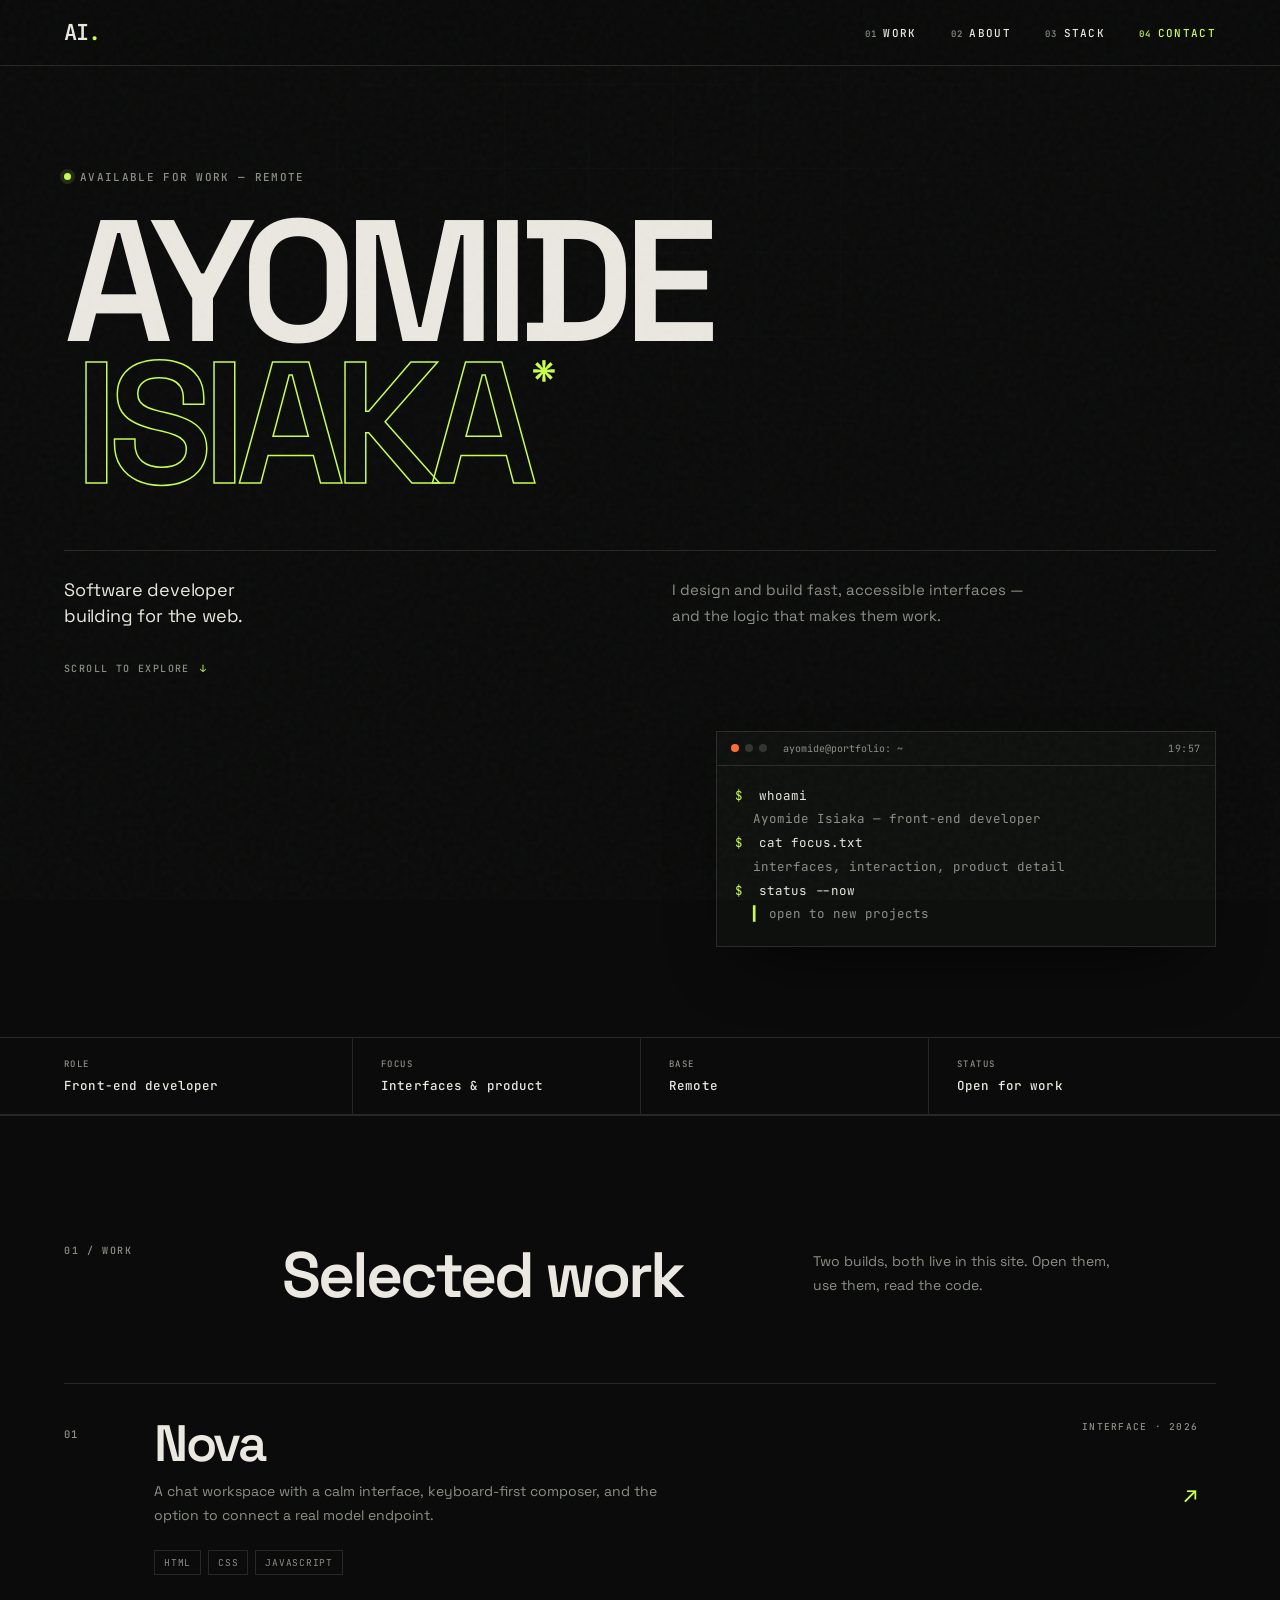
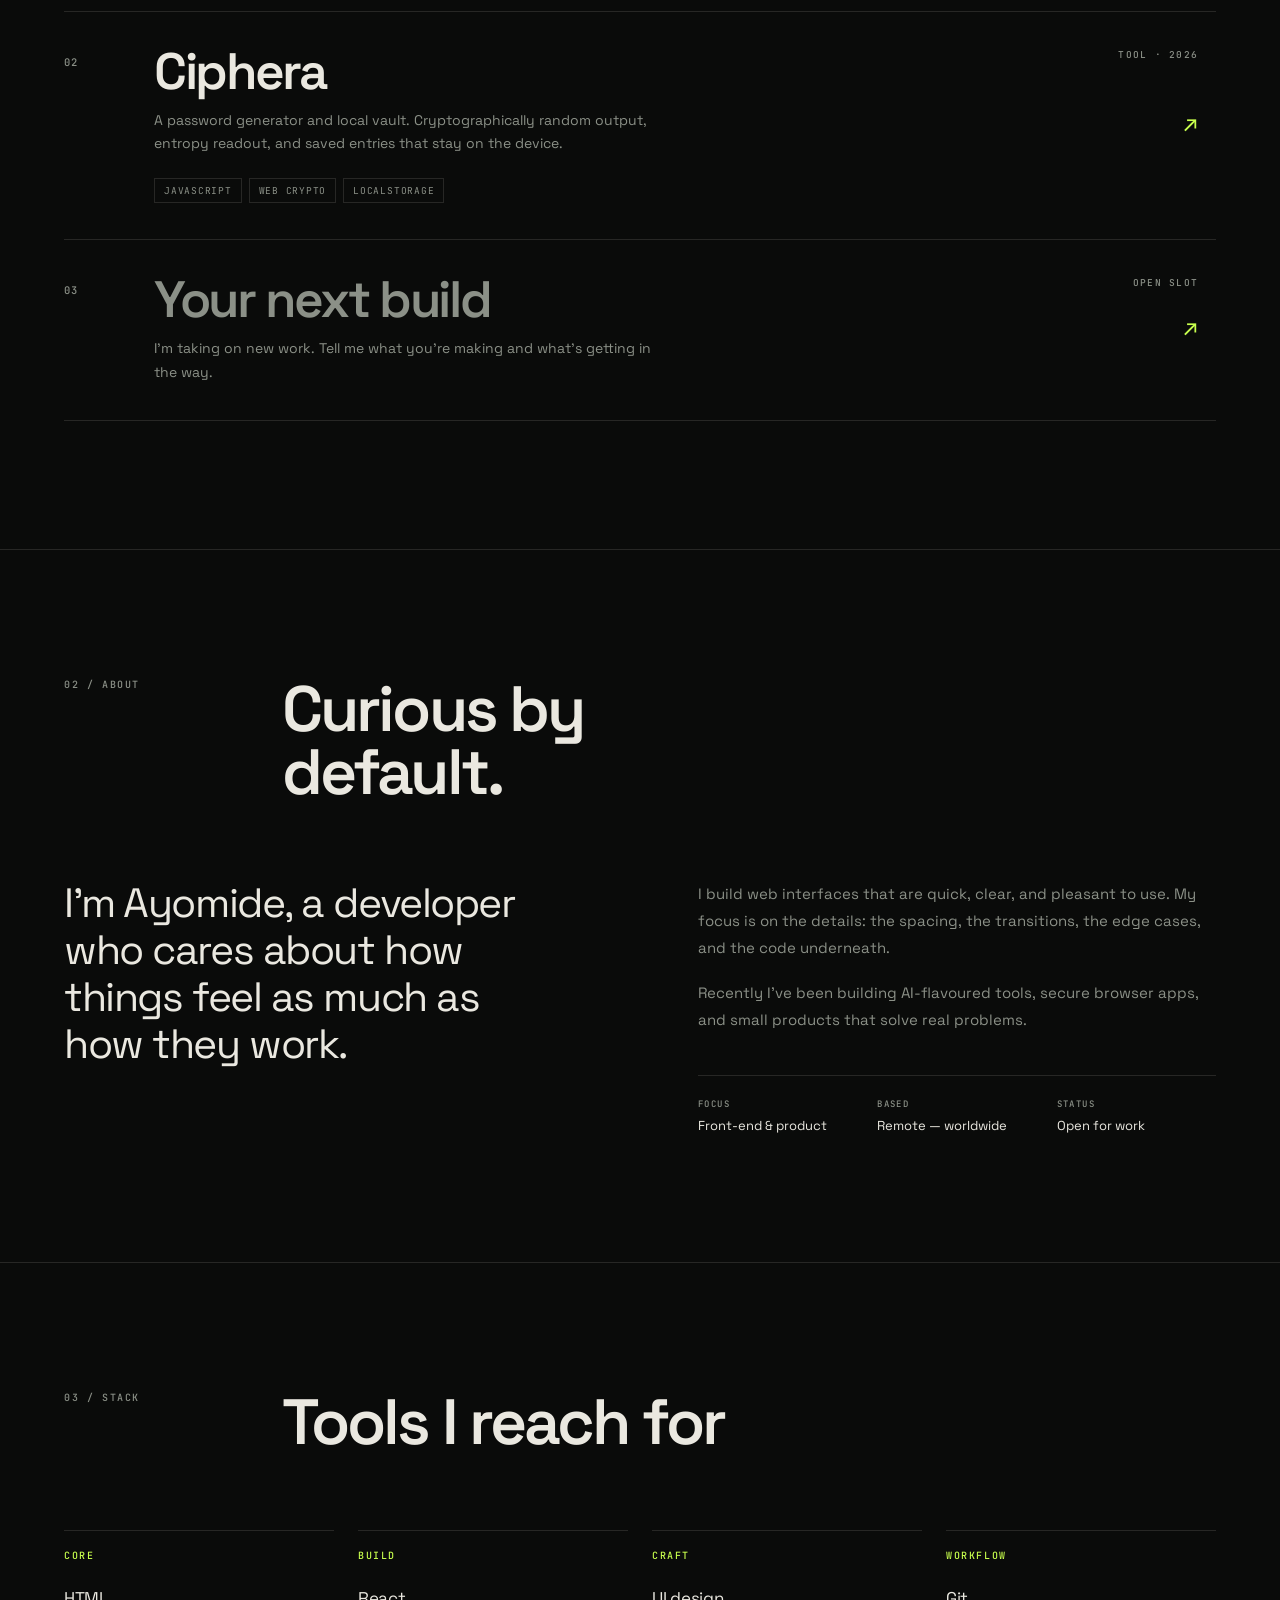
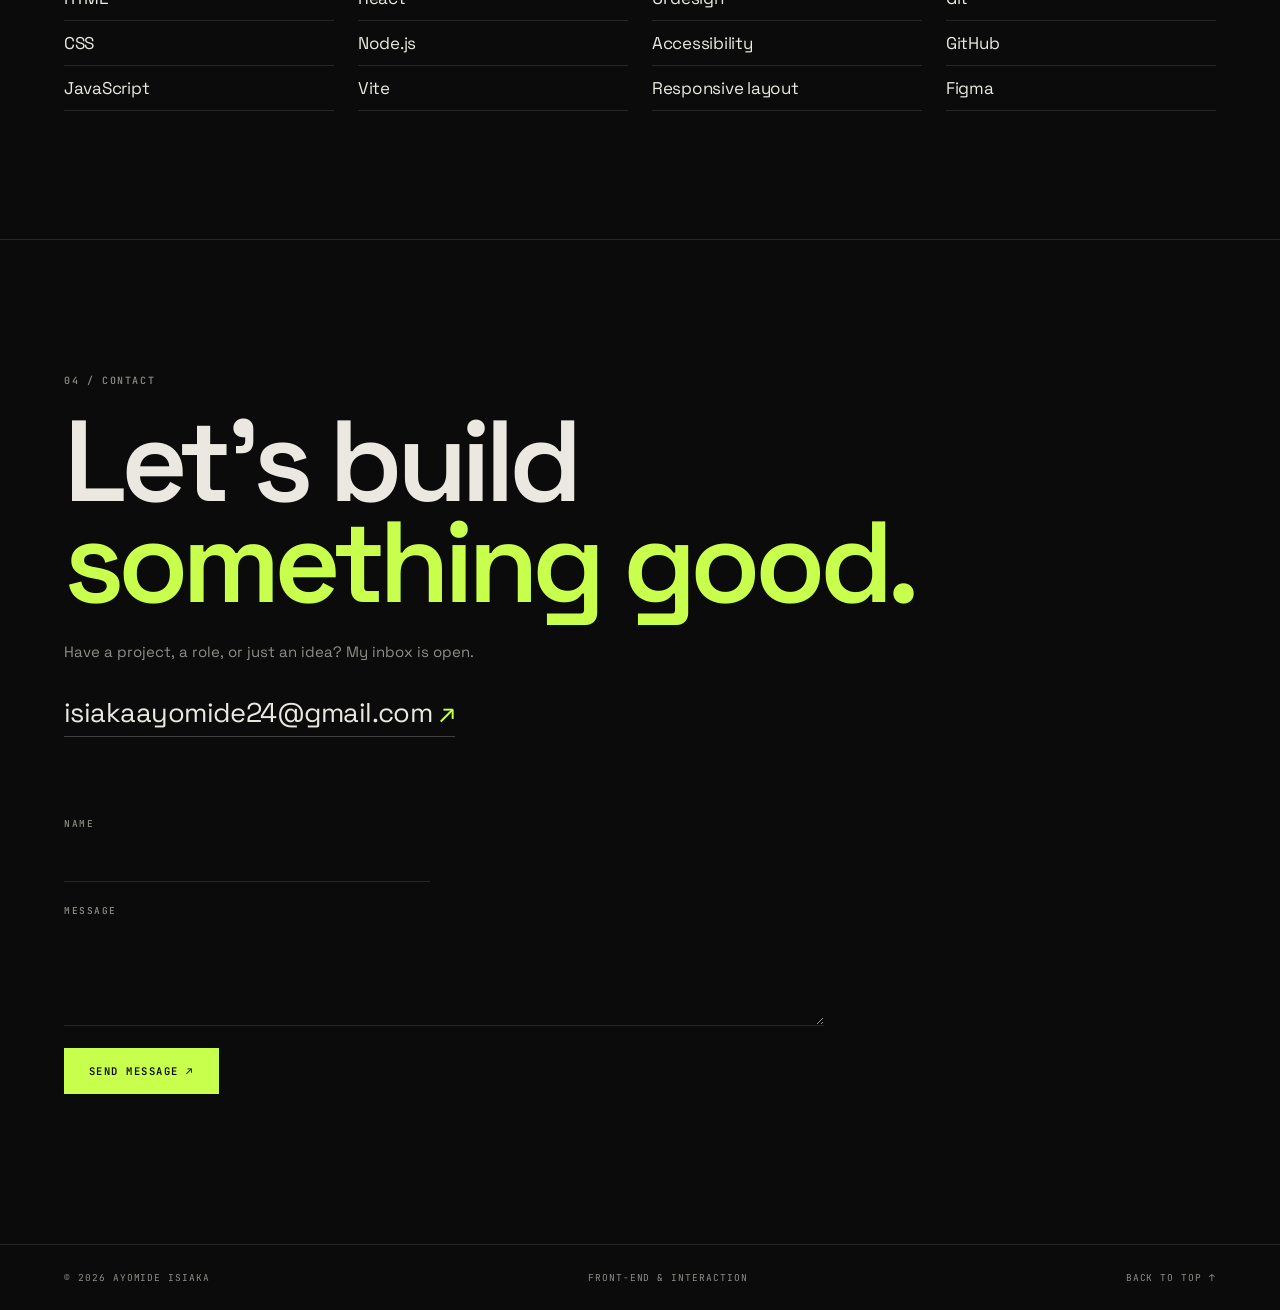
<file: index.html>
<!DOCTYPE html>
<html lang="en">
<head>
  <meta charset="UTF-8" />
  <meta name="viewport" content="width=device-width, initial-scale=1.0" />
  <meta name="theme-color" content="#0a0b0a" />
  <meta name="description" content="Ayomide Isiaka — software developer building fast, thoughtful web experiences." />
  <meta property="og:title" content="Ayomide Isiaka — Software Developer" />
  <meta property="og:description" content="Front-end developer building fast, accessible web interfaces and the logic behind them." />
  <meta property="og:type" content="website" />
  <link rel="icon" href="data:image/svg+xml,%3Csvg xmlns='http://www.w3.org/2000/svg' viewBox='0 0 64 64'%3E%3Crect width='64' height='64' fill='%230a0b0a'/%3E%3Ctext x='32' y='44' font-family='monospace' font-size='30' font-weight='700' text-anchor='middle' fill='%23c8ff4d'%3EAI%3C/text%3E%3C/svg%3E" />
  <title>Ayomide Isiaka — Software Developer</title>
  <link rel="preconnect" href="https://fonts.googleapis.com" />
  <link rel="preconnect" href="https://fonts.gstatic.com" crossorigin />
  <link href="https://fonts.googleapis.com/css2?family=JetBrains+Mono:wght@400;500;600&family=Space+Grotesk:wght@400;500;600;700&display=swap" rel="stylesheet" />
  <link rel="stylesheet" href="styles.css" />
</head>
<body>
  <div class="grain" aria-hidden="true"></div>
  <a class="skip-link" href="#main">Skip to content</a>

  <header class="site-header">
    <a class="brand" href="#top" aria-label="Ayomide Isiaka — home">AI<span>.</span></a>

    <nav class="nav" id="nav" aria-label="Main navigation">
      <a href="#work"><span>01</span>Work</a>
      <a href="#about"><span>02</span>About</a>
      <a href="#stack"><span>03</span>Stack</a>
      <a href="#contact"><span>04</span>Contact</a>
    </nav>

    <button class="menu-btn" id="menuBtn" aria-label="Open menu" aria-expanded="false" aria-controls="nav">
      <span></span><span></span>
    </button>
  </header>

  <main id="main">
    <section class="hero" id="top">
      <p class="hero-kicker" data-reveal>
        <span class="status-dot" aria-hidden="true"></span>
        Available for work — remote
      </p>

      <h1 class="hero-title" data-reveal>
        <span class="line">Ayomide</span>
        <span class="line line-outline">Isiaka<span class="asterisk" aria-hidden="true">*</span></span>
      </h1>

      <div class="hero-bottom">
        <p class="hero-role" data-reveal>Software developer<br />building for the web.</p>
        <p class="hero-desc" data-reveal>I design and build fast, accessible interfaces — and the logic that makes them work.</p>
        <a class="scroll-cue" href="#work" data-reveal>Scroll to explore <span aria-hidden="true">↓</span></a>
      </div>

      <div class="terminal" data-reveal aria-label="Terminal introduction">
        <div class="terminal-bar" aria-hidden="true">
          <span></span><span></span><span></span>
          <em>ayomide@portfolio: ~</em>
          <time class="terminal-clock" id="clock">--:--</time>
        </div>
        <div class="terminal-body">
          <p><span class="prompt">$</span> whoami</p>
          <p class="out">Ayomide Isiaka — front-end developer</p>
          <p><span class="prompt">$</span> cat focus.txt</p>
          <p class="out">interfaces, interaction, product detail</p>
          <p><span class="prompt">$</span> status --now</p>
          <p class="out"><span class="blink" aria-hidden="true">▍</span> open to new projects</p>
        </div>
      </div>
    </section>

    <div class="index-strip" aria-label="Quick facts">
      <span><em>Role</em> Front-end developer</span>
      <span><em>Focus</em> Interfaces &amp; product</span>
      <span><em>Base</em> Remote</span>
      <span><em>Status</em> Open for work</span>
    </div>

    <section class="section work" id="work">
      <div class="section-head">
        <span class="section-num">01 / Work</span>
        <h2 data-reveal>Selected work</h2>
        <p data-reveal>Two builds, both live in this site. Open them, use them, read the code.</p>
      </div>

      <div class="project-index">
        <a class="project-row" href="demos/nova/" data-reveal>
          <span class="col-index">01</span>
          <div class="col-main">
            <h3>Nova</h3>
            <p>A chat workspace with a calm interface, keyboard-first composer, and the option to connect a real model endpoint.</p>
            <ul class="tags"><li>HTML</li><li>CSS</li><li>JavaScript</li></ul>
          </div>
          <div class="col-meta">
            <span>Interface · 2026</span>
            <span class="row-arrow" aria-hidden="true">↗</span>
            <span class="row-hint">Open live build</span>
          </div>
        </a>

        <a class="project-row" href="demos/ciphera/" data-reveal>
          <span class="col-index">02</span>
          <div class="col-main">
            <h3>Ciphera</h3>
            <p>A password generator and local vault. Cryptographically random output, entropy readout, and saved entries that stay on the device.</p>
            <ul class="tags"><li>JavaScript</li><li>Web Crypto</li><li>LocalStorage</li></ul>
          </div>
          <div class="col-meta">
            <span>Tool · 2026</span>
            <span class="row-arrow" aria-hidden="true">↗</span>
            <span class="row-hint">Open live build</span>
          </div>
        </a>

        <a class="project-row project-row-cta" href="mailto:isiakaayomide24@gmail.com?subject=Project%20enquiry" data-reveal>
          <span class="col-index">03</span>
          <div class="col-main">
            <h3>Your next build</h3>
            <p>I'm taking on new work. Tell me what you're making and what's getting in the way.</p>
          </div>
          <div class="col-meta">
            <span>Open slot</span>
            <span class="row-arrow" aria-hidden="true">↗</span>
            <span class="row-hint">Start a conversation</span>
          </div>
        </a>
      </div>
    </section>

    <section class="section about" id="about">
      <div class="section-head">
        <span class="section-num">02 / About</span>
        <h2 data-reveal>Curious by default.</h2>
      </div>

      <div class="about-grid">
        <p class="about-lead" data-reveal>I'm Ayomide, a developer who cares about how things feel as much as how they work.</p>
        <div class="about-copy" data-reveal>
          <p>I build web interfaces that are quick, clear, and pleasant to use. My focus is on the details: the spacing, the transitions, the edge cases, and the code underneath.</p>
          <p>Recently I've been building AI-flavoured tools, secure browser apps, and small products that solve real problems.</p>

          <dl class="facts">
            <div><dt>Focus</dt><dd>Front-end &amp; product</dd></div>
            <div><dt>Based</dt><dd>Remote — worldwide</dd></div>
            <div><dt>Status</dt><dd>Open for work</dd></div>
          </dl>
        </div>
      </div>
    </section>

    <section class="section stack" id="stack">
      <div class="section-head">
        <span class="section-num">03 / Stack</span>
        <h2 data-reveal>Tools I reach for</h2>
      </div>

      <div class="stack-grid" data-reveal>
        <div class="stack-group">
          <h3>Core</h3>
          <ul><li>HTML</li><li>CSS</li><li>JavaScript</li></ul>
        </div>
        <div class="stack-group">
          <h3>Build</h3>
          <ul><li>React</li><li>Node.js</li><li>Vite</li></ul>
        </div>
        <div class="stack-group">
          <h3>Craft</h3>
          <ul><li>UI design</li><li>Accessibility</li><li>Responsive layout</li></ul>
        </div>
        <div class="stack-group">
          <h3>Workflow</h3>
          <ul><li>Git</li><li>GitHub</li><li>Figma</li></ul>
        </div>
      </div>
    </section>

    <section class="section contact" id="contact">
      <span class="section-num">04 / Contact</span>
      <h2 data-reveal>Let's build<br /><em>something good.</em></h2>
      <p class="contact-note" data-reveal>Have a project, a role, or just an idea? My inbox is open.</p>
      <a class="contact-email" href="mailto:isiakaayomide24@gmail.com" data-reveal>isiakaayomide24@gmail.com <span aria-hidden="true">↗</span></a>

      <form class="contact-form" id="contactForm" data-reveal>
        <div class="field">
          <label for="name">Name</label>
          <input id="name" name="name" type="text" required autocomplete="name" />
        </div>
        <div class="field">
          <label for="message">Message</label>
          <textarea id="message" name="message" rows="4" required></textarea>
        </div>
        <button type="submit">Send message <span aria-hidden="true">↗</span></button>
        <p class="form-status" id="formStatus" role="status" aria-live="polite"></p>
      </form>
    </section>
  </main>

  <footer class="site-footer">
    <span>© <span id="year">2026</span> Ayomide Isiaka</span>
    <span>Front-end &amp; interaction</span>
    <a href="#top">Back to top <span aria-hidden="true">↑</span></a>
  </footer>

  <script src="script.js"></script>
</body>
</html>
</file>
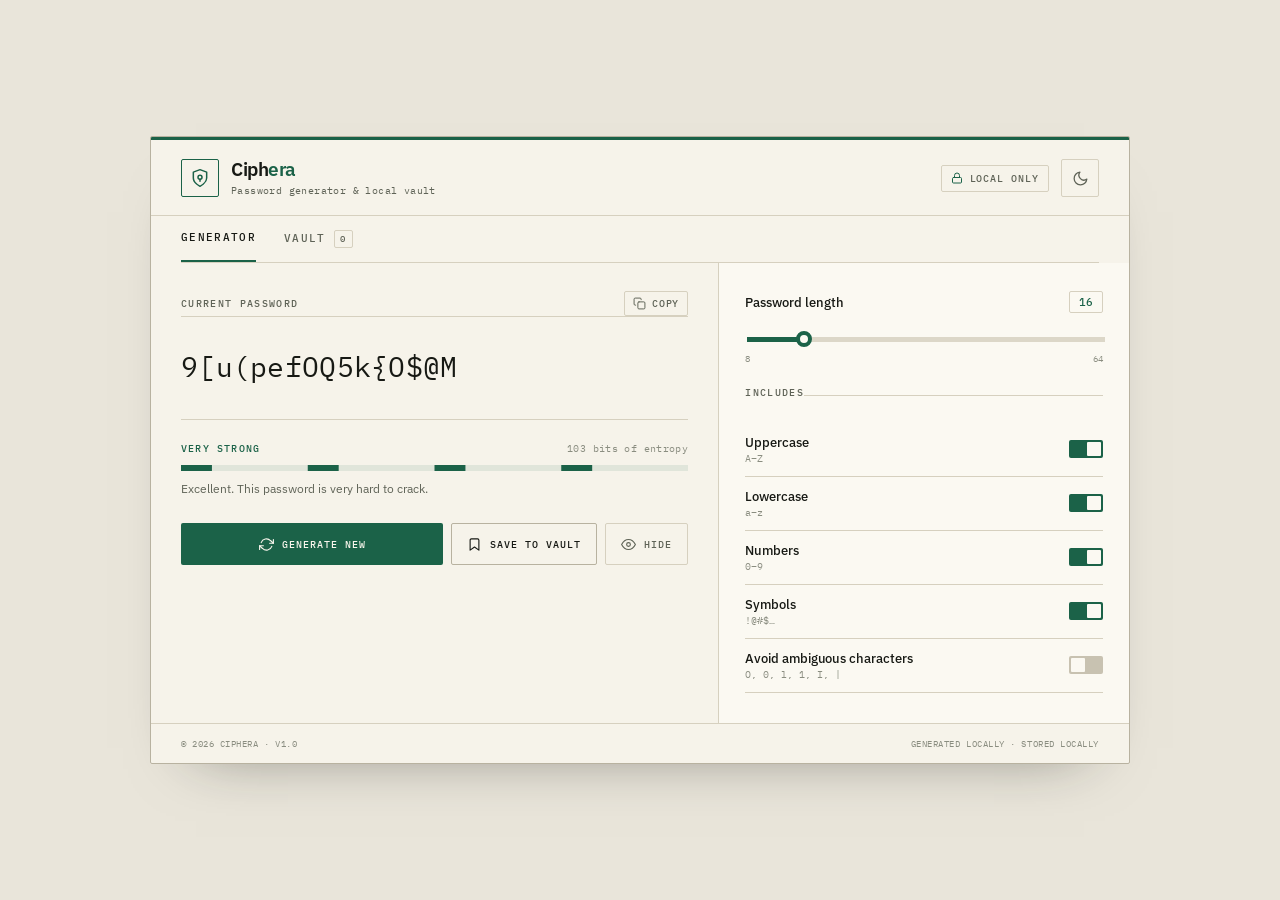
<file: demos/ciphera/index.html>
<!DOCTYPE html>
<html lang="en" data-theme="light">
<head>
  <meta charset="UTF-8" />
  <meta name="viewport" content="width=device-width, initial-scale=1.0" />
  <meta name="theme-color" content="#efece3" />
  <title>Ciphera — Password Generator &amp; Vault</title>
  <link rel="preconnect" href="https://fonts.googleapis.com" />
  <link rel="preconnect" href="https://fonts.gstatic.com" crossorigin />
  <link href="https://fonts.googleapis.com/css2?family=IBM+Plex+Mono:wght@400;500&family=IBM+Plex+Sans:wght@400;500;600&display=swap" rel="stylesheet" />
  <link rel="stylesheet" href="styles.css" />
</head>
<body>
  <main class="app-card">
    <header class="app-header">
      <div class="brand">
        <div class="logo" aria-hidden="true">
          <svg viewBox="0 0 24 24" fill="none" stroke="currentColor" stroke-width="1.8" stroke-linecap="round" stroke-linejoin="round">
            <path d="M12 22s8-4 8-10V5l-8-3-8 3v7c0 6 8 10 8 10z" />
            <circle cx="12" cy="11" r="2.4" />
            <path d="M12 13.4V16" />
          </svg>
        </div>
        <div class="brand-text">
          <h1>Ciph<span>era</span></h1>
          <p>Password generator &amp; local vault</p>
        </div>
      </div>
      <div class="header-right">
        <span class="privacy-pill">
          <svg viewBox="0 0 24 24" fill="none" stroke="currentColor" stroke-width="2" stroke-linecap="round" stroke-linejoin="round" aria-hidden="true">
            <rect x="3" y="11" width="18" height="11" rx="2" />
            <path d="M7 11V7a5 5 0 0 1 10 0v4" />
          </svg>
          Local only
        </span>
        <button id="themeToggle" class="icon-btn" title="Toggle theme" aria-label="Toggle theme">
          <svg class="icon-moon" viewBox="0 0 24 24" fill="none" stroke="currentColor" stroke-width="1.8" stroke-linecap="round" stroke-linejoin="round" aria-hidden="true">
            <path d="M21 12.79A9 9 0 1 1 11.21 3 7 7 0 0 0 21 12.79z" />
          </svg>
          <svg class="icon-sun" viewBox="0 0 24 24" fill="none" stroke="currentColor" stroke-width="1.8" stroke-linecap="round" stroke-linejoin="round" aria-hidden="true">
            <circle cx="12" cy="12" r="4.5" />
            <path d="M12 2v2M12 20v2M4.9 4.9l1.4 1.4M17.7 17.7l1.4 1.4M2 12h2M20 12h2M4.9 19.1l1.4-1.4M17.7 6.3l1.4-1.4" />
          </svg>
        </button>
      </div>
    </header>

    <nav class="tabs" role="tablist" aria-label="App sections">
      <button id="tabGenerator" class="tab is-active" data-view="generator" role="tab" aria-selected="true" aria-controls="generatorView">
        Generator
      </button>
      <button id="tabVault" class="tab" data-view="vault" role="tab" aria-selected="false" aria-controls="vaultView">
        Vault <span class="count" id="vaultCount">0</span>
      </button>
    </nav>

    <section id="generatorView" class="view" role="tabpanel" aria-labelledby="tabGenerator">
      <div class="result-area">
        <div class="result-top">
          <span class="eyebrow">Current password</span>
          <button id="copyBtn" class="copy-mini">
            <svg viewBox="0 0 24 24" fill="none" stroke="currentColor" stroke-width="1.8" stroke-linecap="round" stroke-linejoin="round" aria-hidden="true">
              <rect x="9" y="9" width="13" height="13" rx="2" />
              <path d="M5 15H4a2 2 0 0 1-2-2V4a2 2 0 0 1 2-2h9a2 2 0 0 1 2 2v1" />
            </svg>
            <span>Copy</span>
          </button>
        </div>

        <div class="password-display" id="passwordDisplay" aria-live="polite"></div>

        <div class="strength">
          <div class="strength-top">
            <span id="strengthLabel">Strong</span>
            <span id="entropyLabel">0 bits of entropy</span>
          </div>
          <div class="strength-track">
            <div class="strength-fill" id="strengthFill"></div>
          </div>
          <p class="strength-hint" id="strengthHint"></p>
        </div>

        <div class="actions">
          <button id="regenerateBtn" class="btn primary">
            <svg viewBox="0 0 24 24" fill="none" stroke="currentColor" stroke-width="1.8" stroke-linecap="round" stroke-linejoin="round" aria-hidden="true">
              <path d="M23 4v6h-6" />
              <path d="M1 20v-6h6" />
              <path d="M3.51 9a9 9 0 0 1 14.85-3.36L23 10M1 14l4.64 4.36A9 9 0 0 0 20.49 15" />
            </svg>
            Generate new
          </button>
          <button id="saveBtn" class="btn secondary">
            <svg viewBox="0 0 24 24" fill="none" stroke="currentColor" stroke-width="1.8" stroke-linecap="round" stroke-linejoin="round" aria-hidden="true">
              <path d="M19 21l-7-5-7 5V5a2 2 0 0 1 2-2h10a2 2 0 0 1 2 2z" />
            </svg>
            Save to vault
          </button>
          <button id="toggleVisibleBtn" class="btn ghost" data-visible="true">
            <svg class="eye-open" viewBox="0 0 24 24" fill="none" stroke="currentColor" stroke-width="1.8" stroke-linecap="round" stroke-linejoin="round" aria-hidden="true">
              <path d="M1 12s4-8 11-8 11 8 11 8-4 8-11 8-11-8-11-8z" />
              <circle cx="12" cy="12" r="3" />
            </svg>
            <svg class="eye-closed" viewBox="0 0 24 24" fill="none" stroke="currentColor" stroke-width="1.8" stroke-linecap="round" stroke-linejoin="round" aria-hidden="true">
              <path d="M17.94 17.94A10.07 10.07 0 0 1 12 20c-7 0-11-8-11-8a18.45 18.45 0 0 1 5.06-5.94M9.9 4.24A9.12 9.12 0 0 1 12 4c7 0 11 8 11 8a18.5 18.5 0 0 1-2.16 3.19m-6.72-1.07a3 3 0 1 1-4.24-4.24" />
              <path d="M1 1l22 22" />
            </svg>
            <span class="action-text">Hide</span>
          </button>
        </div>
      </div>

      <div class="controls">
        <div class="control-row">
          <div class="control-heading">
            <label for="lengthRange">Password length</label>
            <span class="length-badge" id="lengthValue">16</span>
          </div>
          <input type="range" id="lengthRange" min="8" max="64" value="16" />
          <div class="range-labels"><span>8</span><span>64</span></div>
        </div>

        <fieldset class="options">
          <legend>Includes</legend>
          <div class="options-grid">
            <label class="option">
              <span class="option-copy"><span class="option-title">Uppercase</span><span class="option-sub">A–Z</span></span>
              <input type="checkbox" id="uppercase" checked />
              <span class="switch" aria-hidden="true"></span>
            </label>
            <label class="option">
              <span class="option-copy"><span class="option-title">Lowercase</span><span class="option-sub">a–z</span></span>
              <input type="checkbox" id="lowercase" checked />
              <span class="switch" aria-hidden="true"></span>
            </label>
            <label class="option">
              <span class="option-copy"><span class="option-title">Numbers</span><span class="option-sub">0–9</span></span>
              <input type="checkbox" id="numbers" checked />
              <span class="switch" aria-hidden="true"></span>
            </label>
            <label class="option">
              <span class="option-copy"><span class="option-title">Symbols</span><span class="option-sub">!@#$…</span></span>
              <input type="checkbox" id="symbols" checked />
              <span class="switch" aria-hidden="true"></span>
            </label>
          </div>
          <label class="option wide">
            <span class="option-copy"><span class="option-title">Avoid ambiguous characters</span><span class="option-sub">O, 0, l, 1, I, |</span></span>
            <input type="checkbox" id="avoidAmbiguous" />
            <span class="switch" aria-hidden="true"></span>
          </label>
        </fieldset>
      </div>
    </section>

    <section id="vaultView" class="view vault-view" role="tabpanel" aria-labelledby="tabVault" hidden>
      <div class="vault-head">
        <div>
          <h2>Saved passwords</h2>
          <p>Kept only in this browser.</p>
        </div>
        <button id="clearVaultBtn" class="text-btn" hidden>Clear all</button>
      </div>

      <div class="vault-list" id="vaultList"></div>

      <div class="empty-state" id="vaultEmpty">
        <div class="empty-icon" aria-hidden="true">
          <svg viewBox="0 0 24 24" fill="none" stroke="currentColor" stroke-width="1.6" stroke-linecap="round" stroke-linejoin="round">
            <path d="M19 21l-7-5-7 5V5a2 2 0 0 1 2-2h10a2 2 0 0 1 2 2z" />
          </svg>
        </div>
        <h3>No saved entries</h3>
        <p>Generate a password, then save it to keep it here. Nothing leaves this browser.</p>
        <button id="goGenerateBtn" class="btn primary">Generate a password</button>
      </div>
    </section>

    <footer>
      <span>© 2026 Ciphera · v1.0</span>
      <span>Generated locally · stored locally</span>
    </footer>
  </main>

  <div class="modal-backdrop" id="saveModal" hidden>
    <div class="modal" role="dialog" aria-modal="true" aria-labelledby="saveModalTitle">
      <h2 id="saveModalTitle">Save to vault</h2>
      <p>Name this entry so you can find it later. It stays in this browser.</p>
      <label for="saveLabel">Label</label>
      <input id="saveLabel" type="text" maxlength="48" placeholder="e.g. Gmail, Netflix, Work" autocomplete="off" />
      <div class="modal-actions">
        <button id="confirmSaveBtn" class="btn primary">Save entry</button>
        <button id="cancelSaveBtn" class="btn ghost">Cancel</button>
      </div>
    </div>
  </div>

  <div class="toast" id="toast" role="status"></div>
  <script src="script.js"></script>
</body>
</html>
</file>
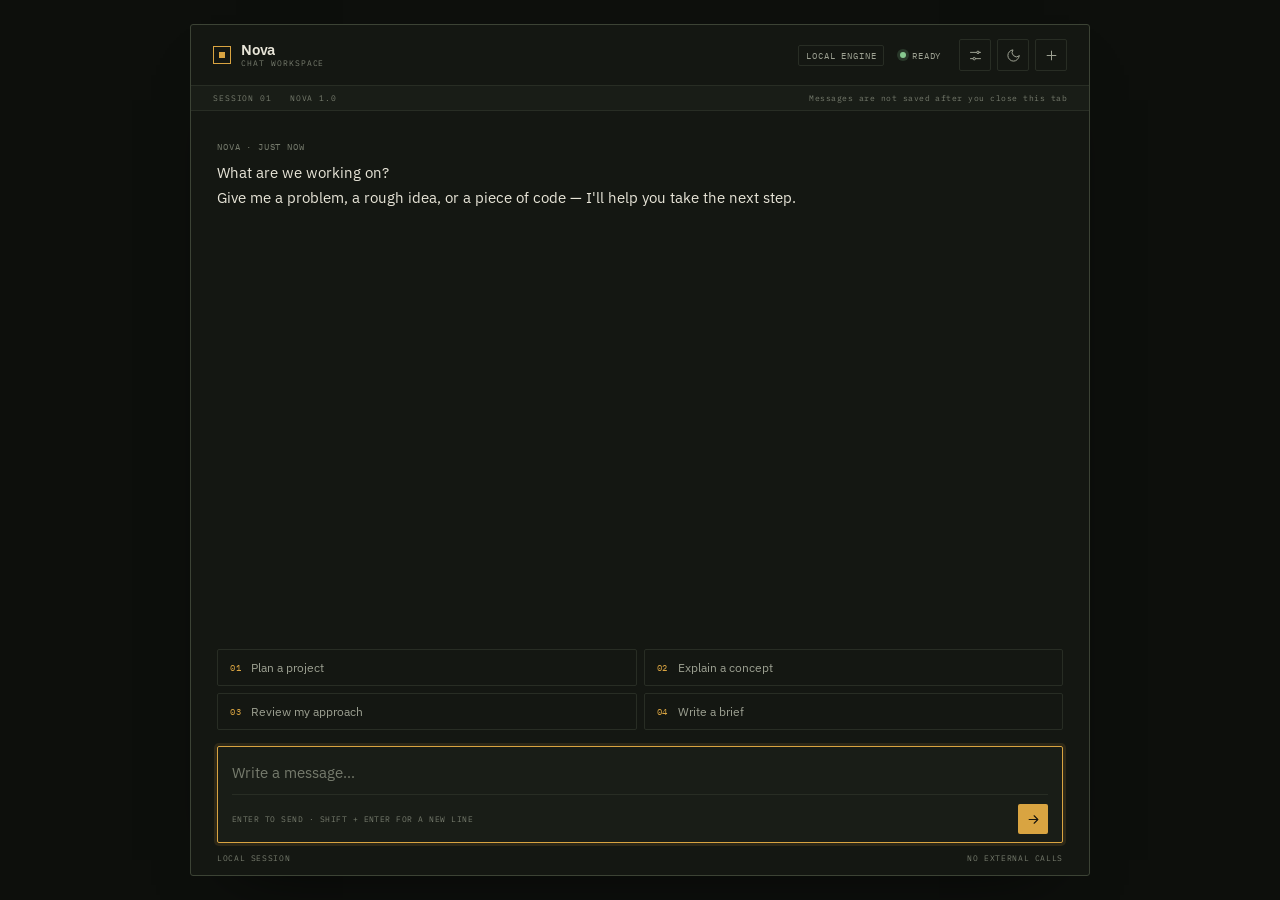
<file: demos/nova/index.html>
<!DOCTYPE html>
<html lang="en" data-theme="dark">
<head>
  <meta charset="UTF-8" />
  <meta name="viewport" content="width=device-width, initial-scale=1.0" />
  <meta name="theme-color" content="#0e100d" />
  <meta name="description" content="Nova — a quiet chat workspace for planning, drafting and thinking out loud." />
  <link rel="icon" href="data:image/svg+xml,%3Csvg xmlns='http://www.w3.org/2000/svg' viewBox='0 0 64 64'%3E%3Crect width='64' height='64' fill='%2311140f'/%3E%3Crect x='18' y='18' width='28' height='28' fill='none' stroke='%23d9a441' stroke-width='4'/%3E%3C/svg%3E" />
  <link rel="preconnect" href="https://fonts.googleapis.com" />
  <link rel="preconnect" href="https://fonts.gstatic.com" crossorigin />
  <link href="https://fonts.googleapis.com/css2?family=IBM+Plex+Mono:wght@400;500&family=IBM+Plex+Sans:wght@400;500;600&display=swap" rel="stylesheet" />
  <title>Nova — Chat Workspace</title>
  <link rel="stylesheet" href="styles.css" />
</head>
<body>
  <main class="app">
    <header class="app-bar">
      <div class="brand">
        <span class="brand-mark" aria-hidden="true"></span>
        <span class="brand-text">
          <strong>Nova</strong>
          <small>chat workspace</small>
        </span>
      </div>

      <div class="bar-meta">
        <span class="mode" id="modeBadge">Local engine</span>
        <span class="status"><span class="led" id="statusDot" aria-hidden="true"></span><span id="statusText">Ready</span></span>
      </div>

      <div class="bar-actions">
        <button id="settingsBtn" class="icon-btn" title="Connection settings" aria-label="Connection settings">
          <svg viewBox="0 0 24 24" fill="none" stroke="currentColor" stroke-width="1.6" stroke-linecap="round" aria-hidden="true">
            <path d="M4 7h10M18 7h2M4 17h4M12 17h8" />
            <circle cx="16" cy="7" r="2" /><circle cx="10" cy="17" r="2" />
          </svg>
        </button>
        <button id="themeToggle" class="icon-btn" title="Switch theme" aria-label="Switch theme">
          <svg class="icon-sun" viewBox="0 0 24 24" fill="none" stroke="currentColor" stroke-width="1.6" stroke-linecap="round" aria-hidden="true">
            <circle cx="12" cy="12" r="4" />
            <path d="M12 2v2M12 20v2M4.9 4.9l1.4 1.4M17.7 17.7l1.4 1.4M2 12h2M20 12h2M4.9 19.1l1.4-1.4M17.7 6.3l1.4-1.4" />
          </svg>
          <svg class="icon-moon" viewBox="0 0 24 24" fill="none" stroke="currentColor" stroke-width="1.6" stroke-linecap="round" stroke-linejoin="round" aria-hidden="true">
            <path d="M21 12.8A9 9 0 1 1 11.2 3a7 7 0 0 0 9.8 9.8z" />
          </svg>
        </button>
        <button id="clearBtn" class="icon-btn" title="New conversation" aria-label="New conversation">
          <svg viewBox="0 0 24 24" fill="none" stroke="currentColor" stroke-width="1.6" stroke-linecap="round" aria-hidden="true">
            <path d="M12 5v14M5 12h14" />
          </svg>
        </button>
      </div>
    </header>

    <div class="session-strip">
      <span>Session 01</span>
      <span>Nova 1.0</span>
      <span class="strip-note">Messages are not saved after you close this tab</span>
    </div>

    <section class="messages" id="messages" aria-live="polite">
      <div class="message bot-message">
        <div class="message-content">
          <!-- Replies are generated by the local keyword engine in script.js unless an API is connected. -->
          <span class="message-meta">Nova · just now</span>
          <div class="bubble">What are we working on?<br />Give me a problem, a rough idea, or a piece of code — I'll help you take the next step.</div>
        </div>
      </div>
    </section>

    <div class="typing-indicator" id="typingIndicator" hidden>
      <span class="message-meta">Nova is thinking</span>
      <div class="typing-bubble"><span></span><span></span><span></span></div>
    </div>

    <div class="suggestions" id="suggestions" aria-label="Suggested prompts">
      <button class="chip" data-prompt="Help me plan a project from scratch">Plan a project</button>
      <button class="chip" data-prompt="Explain a technical concept in simple terms">Explain a concept</button>
      <button class="chip" data-prompt="Review my approach and point out what I'm missing">Review my approach</button>
      <button class="chip" data-prompt="Write a short project brief">Write a brief</button>
    </div>

    <form class="composer" id="chatForm">
      <textarea id="userInput" rows="1" placeholder="Write a message…" aria-label="Message"></textarea>
      <div class="composer-bar">
        <span class="hint">Enter to send · Shift + Enter for a new line</span>
        <button type="submit" id="sendBtn" class="send-btn" aria-label="Send message">
          <svg viewBox="0 0 24 24" fill="none" stroke="currentColor" stroke-width="1.8" stroke-linecap="round" stroke-linejoin="round" aria-hidden="true">
            <path d="M5 12h14M13 6l6 6-6 6" />
          </svg>
        </button>
      </div>
    </form>

    <footer class="app-footer">
      <span>Local session</span>
      <span id="footerMode">No external calls</span>
    </footer>
  </main>

  <div class="modal-backdrop" id="settingsModal" hidden>
    <div class="modal" role="dialog" aria-modal="true" aria-labelledby="modalTitle">
      <div class="modal-head">
        <div>
          <h2 id="modalTitle">Connection</h2>
          <p>Point Nova at an OpenAI-compatible endpoint. The key stays in this tab's memory and is never written to storage.</p>
        </div>
        <button id="closeModal" class="modal-close" aria-label="Close">×</button>
      </div>
      <label>Endpoint URL<input id="apiEndpoint" type="text" placeholder="https://api.openai.com/v1/chat/completions" /></label>
      <label>API key<input id="apiKey" type="password" placeholder="sk-…" autocomplete="off" /></label>
      <label>Model<input id="apiModel" type="text" value="gpt-3.5-turbo" /></label>
      <div class="modal-actions">
        <button id="saveApi" class="primary-btn">Connect</button>
        <button id="clearApi" class="ghost-btn">Disconnect</button>
      </div>
    </div>
  </div>

  <script src="script.js"></script>
</body>
</html>
</file>
<file: styles.css>
/* ===== Ayomide Isiaka — portfolio ===== */
:root {
  --bg: #0a0b0a;
  --panel: #0e100e;
  --ink: #eae8e0;
  --muted: #8b9087;
  --line: rgba(234, 232, 224, 0.13);
  --line-strong: rgba(234, 232, 224, 0.24);
  --accent: #c8ff4d;
  --accent-2: #ff6b35;
  --sans: "Space Grotesk", "Segoe UI", system-ui, sans-serif;
  --mono: "JetBrains Mono", "Cascadia Code", Consolas, monospace;
  --pad: clamp(20px, 5vw, 72px);
  --max: 1320px;
}

* { box-sizing: border-box; }
html { scroll-behavior: smooth; }
body {
  margin: 0;
  background: var(--bg);
  color: var(--ink);
  font-family: var(--sans);
  -webkit-font-smoothing: antialiased;
  overflow-x: hidden;
}
body::before {
  content: "";
  position: fixed;
  inset: 0;
  z-index: -1;
  background-image:
    linear-gradient(var(--line) 1px, transparent 1px),
    linear-gradient(90deg, var(--line) 1px, transparent 1px);
  background-size: 84px 84px;
  opacity: 0.16;
  mask-image: radial-gradient(circle at 50% 12%, #000 0%, transparent 78%);
  -webkit-mask-image: radial-gradient(circle at 50% 12%, #000 0%, transparent 78%);
  pointer-events: none;
}
::selection { background: var(--accent); color: #0a0b0a; }
::-webkit-scrollbar { width: 10px; }
::-webkit-scrollbar-track { background: var(--bg); }
::-webkit-scrollbar-thumb { background: #2a2d28; border: 2px solid var(--bg); }
a { color: inherit; }
img, svg { display: block; }

.grain {
  position: fixed;
  inset: 0;
  z-index: 90;
  pointer-events: none;
  opacity: 0.035;
  background-image: url("data:image/svg+xml,%3Csvg viewBox='0 0 200 200' xmlns='http://www.w3.org/2000/svg'%3E%3Cfilter id='n'%3E%3CfeTurbulence type='fractalNoise' baseFrequency='0.8' numOctaves='4' stitchTiles='stitch'/%3E%3C/filter%3E%3Crect width='100%25' height='100%25' filter='url(%23n)'/%3E%3C/svg%3E");
}

.skip-link {
  position: absolute;
  top: -100px;
  left: 16px;
  z-index: 200;
  padding: 12px 18px;
  background: var(--accent);
  color: #0a0b0a;
  font: 600 12px var(--mono);
  text-decoration: none;
}
.skip-link:focus { top: 16px; }

/* Header */
.site-header {
  position: fixed;
  top: 0;
  left: 0;
  right: 0;
  z-index: 80;
  display: flex;
  align-items: center;
  justify-content: space-between;
  gap: 24px;
  padding: 18px var(--pad);
  border-bottom: 1px solid var(--line);
  background: rgba(10, 11, 10, 0.78);
  backdrop-filter: blur(14px);
  -webkit-backdrop-filter: blur(14px);
}
.brand {
  font: 600 22px var(--mono);
  letter-spacing: -0.04em;
  text-decoration: none;
}
.brand span { color: var(--accent); }

.nav { display: flex; align-items: center; gap: 34px; }
.nav a {
  display: inline-flex;
  align-items: baseline;
  gap: 6px;
  font: 500 11px var(--mono);
  letter-spacing: 0.12em;
  text-transform: uppercase;
  text-decoration: none;
  color: var(--ink);
  transition: color 0.2s ease;
}
.nav a span { color: var(--muted); font-size: 9px; }
.nav a:hover { color: var(--accent); }
.nav a:hover span { color: var(--accent); }

.menu-btn {
  display: none;
  width: 42px;
  height: 42px;
  flex-direction: column;
  align-items: center;
  justify-content: center;
  gap: 7px;
  border: 1px solid var(--line);
  background: transparent;
  cursor: pointer;
}
.menu-btn span {
  display: block;
  width: 18px;
  height: 1.5px;
  background: var(--ink);
  transition: transform 0.25s ease, opacity 0.25s ease;
}
.menu-btn[aria-expanded="true"] span:first-child { transform: translateY(4.25px) rotate(45deg); }
.menu-btn[aria-expanded="true"] span:last-child { transform: translateY(-4.25px) rotate(-45deg); }

/* Hero */
.hero {
  max-width: var(--max);
  margin: 0 auto;
  padding: 164px var(--pad) 90px;
}
.hero-kicker {
  display: inline-flex;
  align-items: center;
  gap: 9px;
  margin: 0;
  font: 500 11px var(--mono);
  letter-spacing: 0.12em;
  text-transform: uppercase;
  color: var(--muted);
}
.status-dot {
  width: 7px;
  height: 7px;
  border-radius: 50%;
  background: var(--accent);
  box-shadow: 0 0 0 4px rgba(200, 255, 77, 0.12);
  animation: pulse 2.4s ease-in-out infinite;
}
@keyframes pulse {
  0%, 100% { opacity: 1; }
  50% { opacity: 0.4; }
}

.hero-title {
  margin: 26px 0 56px;
  font-size: clamp(4rem, 13.5vw, 12rem);
  font-weight: 600;
  line-height: 0.82;
  letter-spacing: -0.065em;
  text-transform: uppercase;
}
.hero-title .line { display: block; }
.hero-title .line-outline {
  color: transparent;
  -webkit-text-stroke: 1.5px var(--accent);
  text-stroke: 1.5px var(--accent);
  padding-left: 0.06em;
}
.asterisk {
  display: inline-block;
  margin-left: 0.08em;
  font-size: 0.28em;
  vertical-align: top;
  color: var(--accent);
  -webkit-text-stroke: 0;
  text-stroke: 0;
  transform: translateY(0.1em);
}

.hero-bottom {
  display: grid;
  grid-template-columns: 1fr 1fr;
  gap: 32px 64px;
  align-items: start;
  padding-top: 26px;
  border-top: 1px solid var(--line);
}
.hero-role {
  margin: 0;
  font-size: 18px;
  line-height: 1.45;
  letter-spacing: -0.01em;
}
.hero-desc {
  margin: 0;
  max-width: 38ch;
  font-size: 15px;
  line-height: 1.7;
  color: var(--muted);
}
.scroll-cue {
  grid-column: 1 / -1;
  display: inline-flex;
  align-items: center;
  gap: 10px;
  width: fit-content;
  font: 500 10px var(--mono);
  letter-spacing: 0.14em;
  text-transform: uppercase;
  text-decoration: none;
  color: var(--muted);
  transition: color 0.2s ease;
}
.scroll-cue span { color: var(--accent); }
.scroll-cue:hover { color: var(--ink); }

/* Terminal */
.terminal {
  width: min(500px, 100%);
  margin: 56px 0 0 auto;
  border: 1px solid var(--line);
  background: var(--panel);
  box-shadow: 0 30px 70px -30px rgba(0, 0, 0, 0.8);
}
.terminal-bar {
  display: flex;
  align-items: center;
  gap: 6px;
  padding: 10px 14px;
  border-bottom: 1px solid var(--line);
  font: 400 10px var(--mono);
  color: var(--muted);
}
.terminal-bar span {
  width: 8px;
  height: 8px;
  border-radius: 50%;
  background: #30342d;
}
.terminal-bar span:first-child { background: var(--accent-2); }
.terminal-bar em { margin-left: 10px; font-style: normal; }
.terminal-body { padding: 18px 18px 20px; font: 400 12.5px/1.9 var(--mono); }
.terminal-body p { margin: 0; }
.terminal-body .prompt { color: var(--accent); margin-right: 8px; }
.terminal-body .out { color: var(--muted); padding-left: 18px; }
.blink { color: var(--accent); animation: blink 1.1s step-end infinite; }
@keyframes blink { 50% { opacity: 0; } }

/* Index strip */
.index-strip {
  display: grid;
  grid-template-columns: repeat(4, 1fr);
  max-width: var(--max);
  margin: 0 auto;
  padding: 0 var(--pad);
  border-top: 1px solid var(--line);
  border-bottom: 1px solid var(--line);
}
.index-strip span {
  display: flex;
  flex-direction: column;
  gap: 7px;
  padding: 20px 0;
  font: 500 12.5px var(--mono);
  letter-spacing: 0.01em;
}
.index-strip span + span {
  padding-left: 28px;
  border-left: 1px solid var(--line);
}
.index-strip em {
  font-style: normal;
  font-size: 9px;
  letter-spacing: 0.16em;
  text-transform: uppercase;
  color: var(--muted);
}

/* Sections */
.section {
  max-width: var(--max);
  margin: 0 auto;
  padding: clamp(84px, 10vw, 140px) var(--pad);
  border-top: 1px solid var(--line);
}
.section-head {
  display: grid;
  grid-template-columns: 170px minmax(0, 1.2fr) minmax(0, 1fr);
  gap: 24px 48px;
  align-items: start;
  margin-bottom: clamp(48px, 6vw, 76px);
}
.section-num {
  font: 500 10px var(--mono);
  letter-spacing: 0.16em;
  text-transform: uppercase;
  color: var(--muted);
}
.section-head h2 {
  margin: 0;
  font-size: clamp(2.4rem, 5vw, 4.6rem);
  font-weight: 600;
  line-height: 0.98;
  letter-spacing: -0.045em;
}
.section-head p {
  margin: 6px 0 0;
  max-width: 34ch;
  font-size: 14px;
  line-height: 1.7;
  color: var(--muted);
}

/* Work */
.project-index { border-top: 1px solid var(--line); }
.project-row {
  position: relative;
  display: grid;
  grid-template-columns: 64px minmax(0, 1fr) 210px;
  gap: 26px;
  padding: 36px 18px 36px 0;
  border-bottom: 1px solid var(--line);
  text-decoration: none;
  transition: background 0.25s ease, padding 0.25s ease;
}
.project-row:hover { background: rgba(200, 255, 77, 0.035); padding-left: 14px; }
.col-index {
  padding-top: 7px;
  font: 500 10.5px var(--mono);
  letter-spacing: 0.12em;
  color: var(--muted);
}
.col-main h3 {
  margin: 0 0 12px;
  font-size: clamp(1.9rem, 4.2vw, 3.2rem);
  font-weight: 600;
  line-height: 0.95;
  letter-spacing: -0.045em;
  transition: color 0.2s ease;
}
.project-row:hover .col-main h3 { color: var(--accent); }
.col-main p {
  margin: 0;
  max-width: 56ch;
  font-size: 14px;
  line-height: 1.7;
  color: var(--muted);
}
.tags {
  display: flex;
  flex-wrap: wrap;
  gap: 7px;
  margin: 22px 0 0;
  padding: 0;
  list-style: none;
}
.tags li {
  padding: 5px 9px;
  border: 1px solid var(--line);
  font: 400 9.5px var(--mono);
  letter-spacing: 0.08em;
  text-transform: uppercase;
  color: var(--muted);
}
.col-meta {
  display: flex;
  flex-direction: column;
  align-items: flex-end;
  justify-content: space-between;
  gap: 14px;
  text-align: right;
  font: 500 9.5px var(--mono);
  letter-spacing: 0.13em;
  text-transform: uppercase;
  color: var(--muted);
}
.row-arrow {
  font-size: 22px;
  line-height: 1;
  color: var(--accent);
  transition: transform 0.25s ease;
}
.project-row:hover .row-arrow { transform: translate(4px, -4px); }
.row-hint {
  color: var(--ink);
  opacity: 0;
  transform: translateY(4px);
  transition: opacity 0.25s ease, transform 0.25s ease;
}
.project-row:hover .row-hint,
.project-row:focus-visible .row-hint { opacity: 1; transform: none; }
.project-row-cta .col-main h3 { color: var(--muted); }
.project-row-cta:hover .col-main h3 { color: var(--accent); }

/* About */
.about-grid {
  display: grid;
  grid-template-columns: 1.05fr 1fr;
  gap: clamp(40px, 7vw, 100px);
  align-items: start;
}
.about-lead {
  margin: 0;
  max-width: 18ch;
  font-size: clamp(1.6rem, 3.2vw, 2.6rem);
  line-height: 1.15;
  letter-spacing: -0.035em;
}
.about-copy p {
  margin: 0 0 18px;
  font-size: 15px;
  line-height: 1.8;
  color: var(--muted);
}
.facts {
  display: grid;
  grid-template-columns: repeat(3, 1fr);
  gap: 20px;
  margin: 42px 0 0;
  padding: 22px 0 0;
  border-top: 1px solid var(--line);
}
.facts dt {
  margin-bottom: 7px;
  font: 500 9px var(--mono);
  letter-spacing: 0.16em;
  text-transform: uppercase;
  color: var(--muted);
}
.facts dd { margin: 0; font-size: 13px; }

/* Stack */
.stack-grid {
  display: grid;
  grid-template-columns: repeat(4, 1fr);
  gap: 24px;
}
.stack-group { padding-top: 18px; border-top: 1px solid var(--line); }
.stack-group h3 {
  margin: 0 0 14px;
  font: 500 10px var(--mono);
  letter-spacing: 0.16em;
  text-transform: uppercase;
  color: var(--accent);
}
.stack-group ul { margin: 0; padding: 0; list-style: none; }
.stack-group li {
  padding: 11px 0;
  border-bottom: 1px solid var(--line);
  font-size: 17px;
  letter-spacing: -0.015em;
  transition: transform 0.2s ease, color 0.2s ease;
}
.stack-group li:hover { transform: translateX(5px); color: var(--accent); }

/* Contact */
.contact h2 {
  margin: 22px 0 26px;
  font-size: clamp(3rem, 9vw, 8rem);
  font-weight: 600;
  line-height: 0.88;
  letter-spacing: -0.055em;
}
.contact h2 em { font-style: normal; color: var(--accent); }
.contact-note {
  margin: 0 0 30px;
  max-width: 42ch;
  font-size: 15px;
  line-height: 1.7;
  color: var(--muted);
}
.contact-email {
  display: inline-block;
  margin-bottom: clamp(50px, 7vw, 80px);
  font-size: clamp(1.1rem, 2.4vw, 1.7rem);
  letter-spacing: -0.02em;
  text-decoration: none;
  border-bottom: 1px solid var(--line-strong);
  padding-bottom: 6px;
  transition: color 0.2s ease, border-color 0.2s ease;
}
.contact-email span { color: var(--accent); }
.contact-email:hover { color: var(--accent); border-color: var(--accent); }

.contact-form {
  display: grid;
  grid-template-columns: 1fr 1fr;
  gap: 22px 28px;
  max-width: 760px;
}
.field { display: flex; flex-direction: column; gap: 8px; }
.field:last-of-type { grid-column: 1 / -1; }
.field label {
  font: 500 9.5px var(--mono);
  letter-spacing: 0.16em;
  text-transform: uppercase;
  color: var(--muted);
}
.field input,
.field textarea {
  width: 100%;
  padding: 12px 0;
  border: 0;
  border-bottom: 1px solid var(--line);
  border-radius: 0;
  background: transparent;
  color: var(--ink);
  font: 400 15px var(--sans);
  outline: none;
  resize: vertical;
  transition: border-color 0.2s ease;
}
.field input:focus,
.field textarea:focus { border-color: var(--accent); }
.contact-form button {
  grid-column: 1 / -1;
  justify-self: start;
  padding: 15px 24px;
  border: 1px solid var(--accent);
  background: var(--accent);
  color: #0a0b0a;
  font: 600 10.5px var(--mono);
  letter-spacing: 0.14em;
  text-transform: uppercase;
  cursor: pointer;
  transition: background 0.2s ease, color 0.2s ease;
}
.contact-form button:hover { background: transparent; color: var(--accent); }

/* Footer */
.site-footer {
  display: flex;
  align-items: center;
  justify-content: space-between;
  gap: 18px;
  padding: 26px var(--pad);
  border-top: 1px solid var(--line);
  font: 400 9.5px var(--mono);
  letter-spacing: 0.1em;
  text-transform: uppercase;
  color: var(--muted);
}
.site-footer a { text-decoration: none; transition: color 0.2s ease; }
.site-footer a:hover { color: var(--accent); }

/* Reveal */
[data-reveal] {
  opacity: 0;
  transform: translateY(22px);
  transition: opacity 0.7s cubic-bezier(0.22, 1, 0.36, 1), transform 0.7s cubic-bezier(0.22, 1, 0.36, 1);
}
[data-reveal].is-visible { opacity: 1; transform: none; }

/* Scroll progress */
.scroll-progress {
  position: fixed;
  top: 0;
  left: 0;
  z-index: 95;
  width: 100%;
  height: 2px;
  background: var(--accent);
  transform: scaleX(0);
  transform-origin: 0 50%;
  pointer-events: none;
}

.site-header.is-scrolled { padding-top: 14px; padding-bottom: 14px; }

.nav a.is-active { color: var(--accent); }
.nav a.is-active span { color: var(--accent); }

.terminal-clock {
  margin-left: auto;
  font: 400 10px var(--mono);
  letter-spacing: 0.06em;
  color: var(--muted);
}

body.menu-open { overflow: hidden; }

.form-status {
  grid-column: 1 / -1;
  margin: 0;
  font: 400 11px var(--mono);
  letter-spacing: 0.04em;
  color: var(--accent);
  opacity: 0;
  transform: translateY(-4px);
  transition: opacity 0.3s ease, transform 0.3s ease;
}
.form-status.is-visible { opacity: 1; transform: none; }
.form-status.is-error { color: var(--accent-2); }

/* Responsive */
@media (max-width: 1000px) {
  .section-head { grid-template-columns: 130px 1fr; }
  .section-head p { grid-column: 2; }
  .about-grid { grid-template-columns: 1fr; }
  .about-lead { max-width: 24ch; }
}

@media (max-width: 800px) {
  .menu-btn { display: flex; }
  .nav {
    position: fixed;
    top: 64px;
    left: 0;
    right: 0;
    display: flex;
    flex-direction: column;
    align-items: stretch;
    gap: 0;
    padding: 14px var(--pad) 28px;
    border-bottom: 1px solid var(--line);
    background: var(--bg);
    transform: translateY(-130%);
    transition: transform 0.3s cubic-bezier(0.22, 1, 0.36, 1);
  }
  .nav.open { transform: translateY(0); }
  .nav a {
    padding: 15px 0;
    border-bottom: 1px solid var(--line);
    font-size: 20px;
    letter-spacing: 0.04em;
    text-transform: none;
  }
  .nav a span { font-size: 10px; }

  .hero { padding-top: 138px; }
  .hero-title { margin-bottom: 42px; }
  .hero-bottom { grid-template-columns: 1fr; gap: 20px; }
  .scroll-cue { margin-top: 8px; }
  .terminal { margin-left: 0; }

  .index-strip { grid-template-columns: 1fr 1fr; padding: 0; }
  .index-strip span { padding: 16px var(--pad); }
  .index-strip span + span { padding-left: var(--pad); }
  .index-strip span:nth-child(3) { border-left: 0; border-top: 1px solid var(--line); }
  .index-strip span:nth-child(4) { border-top: 1px solid var(--line); }

  .project-row { grid-template-columns: 40px minmax(0, 1fr); gap: 16px 18px; padding: 28px 0; }
  .project-row:hover { padding-left: 0; background: transparent; }
  .col-index { padding-top: 5px; }
  .col-meta {
    grid-column: 2;
    flex-direction: row;
    align-items: center;
    justify-content: flex-start;
    flex-wrap: wrap;
    gap: 8px 16px;
    text-align: left;
  }
  .row-hint { opacity: 1; transform: none; }
  .stack-grid { grid-template-columns: 1fr 1fr; }

  .contact-form { grid-template-columns: 1fr; }
  .field:last-of-type { grid-column: auto; }
  .contact-form button { grid-column: auto; }
}

@media (max-width: 560px) {
  .section-head { grid-template-columns: 1fr; gap: 14px; }
  .section-head p { grid-column: auto; }
  .facts { grid-template-columns: 1fr; gap: 16px; }
  .stack-grid { grid-template-columns: 1fr; }
  .site-footer { flex-direction: column; align-items: flex-start; gap: 10px; }
  .hero-title { font-size: clamp(3.2rem, 17vw, 5rem); }
  .hero-title .line-outline { -webkit-text-stroke-width: 1px; }
}

@media (prefers-reduced-motion: reduce) {
  html { scroll-behavior: auto; }
  *, *::before, *::after {
    animation-duration: 0.001ms !important;
    animation-iteration-count: 1 !important;
    transition-duration: 0.001ms !important;
  }
  [data-reveal] { opacity: 1; transform: none; }
}
</file>
<file: demos/ciphera/styles.css>
/* ===== Ciphera — password generator & local vault ===== */
:root {
  --bg: #e9e5da;
  --surface: #f6f3ea;
  --panel: #fbf9f2;
  --field: #efece1;
  --ink: #171914;
  --muted: #5f6357;
  --faint: #8a8d80;
  --line: #d6d0bf;
  --line-strong: #b8b2a0;
  --accent: #1b6248;
  --accent-strong: #124a36;
  --accent-soft: #dfe9df;
  --on-accent: #f8f5ec;
  --track: #dcd7c8;
  --switch-off: #c8c2b1;
  --danger: #a23f24;
  --weak: #b23f27;
  --fair: #a4700f;
  --strong: #2c7a4d;
  --very: #1b6248;
  --toast-bg: #171914;
  --toast-ink: #f6f3ea;
  --shadow: 0 30px 60px -46px rgba(23, 25, 20, 0.55);
  --ring: rgba(27, 98, 72, 0.22);
  --sans: "IBM Plex Sans", "Segoe UI", system-ui, -apple-system, sans-serif;
  --mono: "IBM Plex Mono", "Cascadia Code", Consolas, monospace;
}

html[data-theme="dark"] {
  --bg: #0c0e0b;
  --surface: #121510;
  --panel: #171b14;
  --field: #1a1e17;
  --ink: #e9e6d7;
  --muted: #a2a595;
  --faint: #7d8171;
  --line: #2b3025;
  --line-strong: #434a39;
  --accent: #93d9ab;
  --accent-strong: #b4ecc5;
  --accent-soft: #202b22;
  --on-accent: #101510;
  --track: #2a2f25;
  --switch-off: #3a4133;
  --danger: #e08a72;
  --weak: #e08a72;
  --fair: #d8a84e;
  --strong: #82d19c;
  --very: #93d9ab;
  --toast-bg: #e9e6d7;
  --toast-ink: #121510;
  --shadow: 0 30px 60px -40px rgba(0, 0, 0, 0.8);
  --ring: rgba(147, 217, 171, 0.25);
}

* { box-sizing: border-box; }
[hidden] { display: none !important; }
html { scroll-behavior: smooth; }

body {
  margin: 0;
  min-height: 100vh;
  display: grid;
  place-items: center;
  padding: 40px 24px;
  background: var(--bg);
  color: var(--ink);
  font-family: var(--sans);
  font-size: 14px;
  -webkit-font-smoothing: antialiased;
  transition: background 0.25s ease, color 0.25s ease;
  overflow-x: hidden;
}

/* App frame */
.app-card {
  position: relative;
  width: min(980px, 100%);
  background: var(--surface);
  border: 1px solid var(--line-strong);
  border-radius: 2px;
  box-shadow: var(--shadow);
  overflow: hidden;
}
.app-card::before {
  content: "";
  position: absolute;
  inset: 0 0 auto;
  height: 3px;
  background: var(--accent);
}

/* Header */
.app-header {
  display: flex;
  align-items: center;
  justify-content: space-between;
  gap: 16px;
  padding: 22px 30px 18px;
  border-bottom: 1px solid var(--line);
}
.brand { display: flex; align-items: center; gap: 12px; min-width: 0; }
.logo {
  width: 38px;
  height: 38px;
  flex: 0 0 38px;
  display: grid;
  place-items: center;
  border: 1px solid var(--accent);
  border-radius: 2px;
  color: var(--accent);
  background: transparent;
}
.logo svg { width: 20px; height: 20px; }
.brand-text h1 {
  margin: 0;
  font-size: 19px;
  font-weight: 600;
  letter-spacing: -0.025em;
  line-height: 1.1;
}
.brand-text h1 span { color: var(--accent); }
.brand-text p {
  margin: 4px 0 0;
  font-family: var(--mono);
  font-size: 10px;
  letter-spacing: 0.04em;
  color: var(--muted);
}

.header-right { display: flex; align-items: center; gap: 12px; }
.privacy-pill {
  display: inline-flex;
  align-items: center;
  gap: 7px;
  padding: 6px 9px;
  border: 1px solid var(--line);
  border-radius: 2px;
  font-family: var(--mono);
  font-size: 9.5px;
  font-weight: 500;
  letter-spacing: 0.1em;
  text-transform: uppercase;
  color: var(--muted);
  white-space: nowrap;
}
.privacy-pill svg { width: 12px; height: 12px; color: var(--accent); }

.icon-btn {
  width: 38px;
  height: 38px;
  display: grid;
  place-items: center;
  border: 1px solid var(--line);
  border-radius: 2px;
  background: transparent;
  color: var(--muted);
  cursor: pointer;
  transition: border-color 0.18s ease, color 0.18s ease;
}
.icon-btn:hover { color: var(--ink); border-color: var(--line-strong); }
.icon-btn:focus-visible { outline: 2px solid var(--accent); outline-offset: 2px; }
.icon-btn svg { width: 17px; height: 17px; }
.icon-moon, .icon-sun { display: none; }
html[data-theme="light"] .icon-moon { display: block; }
html[data-theme="dark"] .icon-sun { display: block; }

/* Tabs */
.tabs {
  display: flex;
  gap: 28px;
  margin: 0 30px;
  padding: 0;
  border-bottom: 1px solid var(--line);
}
.tab {
  display: inline-flex;
  align-items: baseline;
  gap: 8px;
  padding: 14px 0 12px;
  border: 0;
  border-bottom: 2px solid transparent;
  border-radius: 0;
  background: transparent;
  color: var(--muted);
  font-family: var(--mono);
  font-size: 11px;
  font-weight: 500;
  letter-spacing: 0.12em;
  text-transform: uppercase;
  cursor: pointer;
  transition: color 0.18s ease, border-color 0.18s ease;
}
.tab:hover { color: var(--ink); }
.tab.is-active { color: var(--ink); border-bottom-color: var(--accent); }
.tab:focus-visible { outline: 2px solid var(--accent); outline-offset: 2px; }
.count {
  min-width: 19px;
  padding: 1px 5px;
  border: 1px solid var(--line);
  border-radius: 2px;
  color: var(--muted);
  font-size: 9px;
  line-height: 1.5;
  text-align: center;
  font-variant-numeric: tabular-nums;
}
.tab.is-active .count { border-color: var(--accent); color: var(--accent); }

/* Generator layout */
#generatorView {
  display: grid;
  grid-template-columns: minmax(0, 1.16fr) minmax(310px, 0.84fr);
  align-items: stretch;
}
.result-area { padding: 28px 30px 30px; }

.result-top {
  display: flex;
  align-items: center;
  justify-content: space-between;
  gap: 12px;
}
.eyebrow {
  font-family: var(--mono);
  font-size: 9.5px;
  font-weight: 500;
  letter-spacing: 0.14em;
  text-transform: uppercase;
  color: var(--muted);
}
.copy-mini {
  display: inline-flex;
  align-items: center;
  gap: 6px;
  padding: 5px 8px;
  border: 1px solid var(--line);
  border-radius: 2px;
  background: transparent;
  color: var(--muted);
  font-family: var(--mono);
  font-size: 9.5px;
  font-weight: 500;
  letter-spacing: 0.08em;
  text-transform: uppercase;
  cursor: pointer;
  transition: color 0.18s ease, border-color 0.18s ease;
}
.copy-mini:hover { color: var(--accent); border-color: var(--accent); }
.copy-mini:focus-visible { outline: 2px solid var(--accent); outline-offset: 2px; }
.copy-mini svg { width: 13px; height: 13px; }

.password-display {
  min-height: 104px;
  padding: 22px 0;
  display: flex;
  align-items: center;
  margin-bottom: 4px;
  border-top: 1px solid var(--line);
  border-bottom: 1px solid var(--line);
  font-family: var(--mono);
  font-size: clamp(19px, 2.5vw, 28px);
  font-weight: 400;
  line-height: 1.45;
  letter-spacing: 0.01em;
  word-break: break-all;
  color: var(--ink);
  user-select: all;
}

/* Strength */
.strength { margin-top: 22px; }
.strength-top {
  display: flex;
  justify-content: space-between;
  align-items: baseline;
  gap: 12px;
  font-family: var(--mono);
  font-size: 10px;
  letter-spacing: 0.08em;
  text-transform: uppercase;
  margin-bottom: 10px;
}
.strength-top span:first-child { font-weight: 500; letter-spacing: 0.12em; }
.strength-top span:last-child { font-size: 9.5px; color: var(--faint); letter-spacing: 0.04em; text-transform: none; }
.strength-track {
  position: relative;
  height: 6px;
  background: var(--track);
  overflow: hidden;
}
.strength-track::after {
  content: "";
  position: absolute;
  inset: 0;
  background-image: linear-gradient(90deg, transparent calc(25% - 1px), var(--surface) 0);
  background-size: 25% 100%;
  opacity: 0.9;
  pointer-events: none;
}
.strength-fill {
  height: 100%;
  width: 0;
  background: var(--strong);
  transition: width 0.35s cubic-bezier(0.22, 1, 0.36, 1), background 0.3s ease;
}
.strength-hint { margin: 9px 0 0; font-size: 11.5px; line-height: 1.5; color: var(--muted); min-height: 17px; }

/* Actions */
.actions { display: flex; gap: 8px; margin-top: 26px; flex-wrap: wrap; }
.btn {
  display: inline-flex;
  align-items: center;
  justify-content: center;
  gap: 8px;
  min-height: 42px;
  border: 1px solid transparent;
  border-radius: 2px;
  padding: 11px 15px;
  font-family: var(--mono);
  font-size: 10px;
  font-weight: 500;
  letter-spacing: 0.1em;
  text-transform: uppercase;
  cursor: pointer;
  transition: background 0.18s ease, color 0.18s ease, border-color 0.18s ease;
}
.btn:focus-visible { outline: 2px solid var(--accent); outline-offset: 2px; }
.btn svg { width: 15px; height: 15px; }
.primary { flex: 1; min-width: 150px; background: var(--accent); color: var(--on-accent); }
.primary:hover { background: var(--accent-strong); }
.secondary { background: transparent; color: var(--ink); border-color: var(--line-strong); }
.secondary:hover { border-color: var(--accent); color: var(--accent); }
.ghost { background: transparent; color: var(--muted); border-color: var(--line); }
.ghost:hover { color: var(--ink); border-color: var(--line-strong); }
#toggleVisibleBtn .eye-closed { display: none; }
#toggleVisibleBtn[data-visible="false"] .eye-open { display: none; }
#toggleVisibleBtn[data-visible="false"] .eye-closed { display: block; }

/* Controls */
.controls {
  padding: 28px 26px 30px;
  border-left: 1px solid var(--line);
  background: var(--panel);
}
.control-row { padding: 0 0 22px; }
.control-heading {
  display: flex;
  justify-content: space-between;
  align-items: center;
  font-size: 12.5px;
  font-weight: 500;
  margin-bottom: 15px;
}
.length-badge {
  min-width: 34px;
  padding: 3px 7px;
  border: 1px solid var(--line);
  border-radius: 2px;
  color: var(--accent);
  font-family: var(--mono);
  font-size: 11px;
  font-weight: 500;
  text-align: center;
  font-variant-numeric: tabular-nums;
}

input[type="range"] {
  --fill: 14.3%;
  -webkit-appearance: none;
  appearance: none;
  width: 100%;
  height: 5px;
  border-radius: 0;
  background: linear-gradient(90deg, var(--accent) 0 var(--fill), var(--track) var(--fill) 100%);
  outline: none;
  cursor: pointer;
}
input[type="range"]::-webkit-slider-thumb {
  -webkit-appearance: none;
  width: 16px;
  height: 16px;
  border-radius: 50%;
  background: var(--panel);
  border: 4px solid var(--accent);
  box-shadow: none;
  transition: transform 0.15s ease;
}
input[type="range"]::-webkit-slider-thumb:hover { transform: scale(1.1); }
input[type="range"]::-moz-range-thumb {
  width: 9px;
  height: 9px;
  border-radius: 50%;
  background: var(--panel);
  border: 4px solid var(--accent);
}
input[type="range"]:focus-visible { box-shadow: 0 0 0 4px var(--ring); }
.range-labels {
  display: flex;
  justify-content: space-between;
  margin-top: 7px;
  font-family: var(--mono);
  font-size: 9px;
  color: var(--faint);
}

.options {
  border: 0;
  padding: 18px 0 0;
  margin: 0;
  border-top: 1px solid var(--line);
  min-width: 0;
}
.options legend {
  padding: 0 0 6px;
  font-family: var(--mono);
  font-size: 9.5px;
  font-weight: 500;
  letter-spacing: 0.14em;
  text-transform: uppercase;
  color: var(--muted);
}
.options-grid { display: grid; grid-template-columns: 1fr; }
.option {
  position: relative;
  display: flex;
  align-items: center;
  justify-content: space-between;
  gap: 12px;
  padding: 11px 0;
  border-bottom: 1px solid var(--line);
  background: transparent;
  cursor: pointer;
}
.option:hover .option-title { color: var(--accent); }
.option.wide { margin-top: 0; }
.option-copy { display: flex; flex-direction: column; gap: 2px; min-width: 0; }
.option-title {
  font-size: 12.5px;
  font-weight: 500;
  letter-spacing: -0.005em;
  transition: color 0.18s ease;
}
.option-sub {
  font-family: var(--mono);
  font-size: 9.5px;
  color: var(--faint);
}
.option input {
  position: absolute;
  opacity: 0;
  width: 1px;
  height: 1px;
  pointer-events: none;
}
.switch {
  position: relative;
  flex: 0 0 34px;
  width: 34px;
  height: 18px;
  border-radius: 2px;
  background: var(--switch-off);
  transition: background 0.18s ease;
}
.switch::after {
  content: "";
  position: absolute;
  top: 2px;
  left: 2px;
  width: 14px;
  height: 14px;
  border-radius: 1px;
  background: var(--panel);
  transition: transform 0.18s cubic-bezier(0.22, 1, 0.36, 1);
}
.option input:checked + .switch { background: var(--accent); }
.option input:checked + .switch::after { transform: translateX(16px); }
.option input:focus-visible + .switch { box-shadow: 0 0 0 3px var(--ring); }

/* Vault */
.vault-view { padding: 26px 30px 30px; min-height: 400px; }
.vault-head {
  display: flex;
  align-items: flex-start;
  justify-content: space-between;
  gap: 14px;
  margin-bottom: 8px;
  padding-bottom: 16px;
  border-bottom: 1px solid var(--line);
}
.vault-head h2 { margin: 0; font-size: 16px; font-weight: 600; letter-spacing: -0.02em; }
.vault-head p {
  margin: 5px 0 0;
  font-family: var(--mono);
  font-size: 10px;
  letter-spacing: 0.02em;
  color: var(--muted);
}
.text-btn {
  border: 1px solid transparent;
  border-radius: 2px;
  background: transparent;
  color: var(--muted);
  font-family: var(--mono);
  font-size: 9.5px;
  font-weight: 500;
  letter-spacing: 0.08em;
  text-transform: uppercase;
  cursor: pointer;
  padding: 5px 7px;
  transition: color 0.18s ease, border-color 0.18s ease;
}
.text-btn:hover { color: var(--danger); border-color: var(--danger); }

.vault-list { display: flex; flex-direction: column; }
.vault-item {
  display: flex;
  align-items: center;
  gap: 14px;
  padding: 14px 0;
  border-bottom: 1px solid var(--line);
}
.vault-badge {
  width: 28px;
  height: 28px;
  flex: 0 0 28px;
  display: grid;
  place-items: center;
  border: 1px solid var(--line);
  border-radius: 2px;
  color: var(--muted);
  font-family: var(--mono);
  font-size: 11px;
  font-weight: 500;
}
.vault-info { flex: 1; min-width: 0; display: flex; flex-direction: column; gap: 3px; }
.vault-name {
  font-size: 13px;
  font-weight: 500;
  white-space: nowrap;
  overflow: hidden;
  text-overflow: ellipsis;
}
.vault-pass {
  font-family: var(--mono);
  font-size: 11.5px;
  color: var(--muted);
  letter-spacing: 0.02em;
  word-break: break-all;
}
.vault-meta { font-family: var(--mono); font-size: 9px; color: var(--faint); }
.vault-actions { display: flex; gap: 4px; flex: 0 0 auto; }
.mini-btn {
  width: 30px;
  height: 30px;
  display: grid;
  place-items: center;
  border: 1px solid var(--line);
  border-radius: 2px;
  background: transparent;
  color: var(--muted);
  cursor: pointer;
  transition: color 0.18s ease, border-color 0.18s ease;
}
.mini-btn:hover { color: var(--accent); border-color: var(--accent); }
.mini-btn:focus-visible { outline: 2px solid var(--accent); outline-offset: 2px; }
.mini-btn.danger:hover { color: var(--danger); border-color: var(--danger); }
.mini-btn svg { width: 14px; height: 14px; }

.empty-state {
  margin-top: 18px;
  padding: 52px 24px;
  border: 1px dashed var(--line-strong);
  text-align: center;
}
.empty-icon {
  width: 34px;
  height: 34px;
  margin: 0 auto 14px;
  display: grid;
  place-items: center;
  color: var(--faint);
}
.empty-icon svg { width: 26px; height: 26px; }
.empty-state h3 { margin: 0; font-size: 15px; font-weight: 600; }
.empty-state p { margin: 7px auto 20px; max-width: 38ch; font-size: 12px; line-height: 1.6; color: var(--muted); }
.empty-state .btn { flex: 0 0 auto; min-width: 0; }

/* Footer */
footer {
  display: flex;
  justify-content: space-between;
  gap: 16px;
  padding: 14px 30px;
  border-top: 1px solid var(--line);
  font-family: var(--mono);
  font-size: 9px;
  letter-spacing: 0.06em;
  text-transform: uppercase;
  color: var(--faint);
}

/* Modal */
.modal-backdrop {
  position: fixed;
  inset: 0;
  z-index: 30;
  display: grid;
  place-items: center;
  padding: 20px;
  background: rgba(10, 12, 9, 0.58);
}
.modal {
  width: min(420px, 100%);
  padding: 24px;
  background: var(--panel);
  border: 1px solid var(--line-strong);
  border-radius: 2px;
  box-shadow: var(--shadow);
  animation: card-in 0.22s cubic-bezier(0.22, 1, 0.36, 1) both;
}
.modal h2 { margin: 0; font-size: 17px; font-weight: 600; letter-spacing: -0.02em; }
.modal p { margin: 7px 0 18px; font-size: 12px; line-height: 1.55; color: var(--muted); }
.modal label {
  display: block;
  margin-bottom: 7px;
  font-family: var(--mono);
  font-size: 9.5px;
  letter-spacing: 0.1em;
  text-transform: uppercase;
  color: var(--muted);
}
.modal input {
  width: 100%;
  padding: 10px 11px;
  border: 1px solid var(--line);
  border-radius: 2px;
  background: var(--field);
  color: var(--ink);
  font-family: var(--sans);
  font-size: 13px;
  outline: none;
  transition: border-color 0.18s ease;
}
.modal input:focus { border-color: var(--accent); box-shadow: 0 0 0 3px var(--ring); }
.modal-actions { display: flex; gap: 8px; margin-top: 20px; }
.modal-actions .btn { flex: 1; }

/* Toast */
.toast {
  position: fixed;
  left: 50%;
  bottom: 26px;
  transform: translate(-50%, 10px);
  padding: 10px 16px;
  border-radius: 2px;
  background: var(--toast-bg);
  color: var(--toast-ink);
  font-family: var(--mono);
  font-size: 10.5px;
  letter-spacing: 0.02em;
  box-shadow: 0 16px 32px -18px rgba(0, 0, 0, 0.6);
  opacity: 0;
  pointer-events: none;
  transition: opacity 0.22s ease, transform 0.22s ease;
  z-index: 40;
  max-width: calc(100vw - 40px);
  text-align: center;
}
.toast.show { opacity: 1; transform: translate(-50%, 0); }

@keyframes card-in {
  from { opacity: 0; transform: translateY(8px); }
  to { opacity: 1; transform: translateY(0); }
}

/* Responsive */
@media (max-width: 860px) {
  body { padding: 20px 16px; }
  #generatorView { grid-template-columns: 1fr; }
  .controls { border-left: 0; border-top: 1px solid var(--line); }
  .options-grid { grid-template-columns: 1fr 1fr; }
  .option:nth-child(odd) { padding-right: 16px; }
  .option:nth-child(even) { padding-left: 16px; border-left: 1px solid var(--line); }
  .option.wide { grid-column: 1 / -1; border-left: 0; padding-left: 0; padding-right: 0; }
}

@media (max-width: 600px) {
  body { padding: 0; display: block; }
  .app-card { width: 100%; min-height: 100vh; border: 0; border-radius: 0; box-shadow: none; }
  .app-header { padding: 18px 18px 14px; }
  .privacy-pill { display: none; }
  .tabs { margin: 0 18px; }
  .result-area { padding: 22px 18px 24px; }
  .password-display { min-height: 86px; font-size: 20px; }
  .controls { padding: 22px 18px 24px; }
  .options-grid { grid-template-columns: 1fr; }
  .option:nth-child(odd), .option:nth-child(even) { padding-left: 0; padding-right: 0; border-left: 0; }
  .vault-view { padding: 22px 18px 24px; }
  .vault-item { flex-wrap: wrap; }
  .vault-actions { margin-left: 42px; }
  footer { padding: 13px 18px; flex-direction: column; gap: 5px; }
  .modal-actions { flex-wrap: wrap; }
  .modal-actions .btn { flex: 1 1 100%; }
}

@media (prefers-reduced-motion: reduce) {
  *, *::before, *::after { animation: none !important; transition: none !important; }
}
</file>
<file: demos/nova/styles.css>
/* ===== Nova — chat workspace ===== */
:root {
  --bg: #0d0f0c;
  --panel: #141712;
  --panel-2: #191d17;
  --field: #1b2019;
  --ink: #e8e5d8;
  --muted: #9da192;
  --faint: #767b6d;
  --line: #282d24;
  --line-strong: #3c4335;
  --accent: #d9a441;
  --accent-soft: rgba(217, 164, 65, 0.12);
  --on-accent: #17140d;
  --user-bg: #1d221b;
  --ok: #86c98f;
  --danger: #d97c61;
  --shadow: 0 30px 70px -46px rgba(0, 0, 0, 0.9);
  --sans: "IBM Plex Sans", "Segoe UI", system-ui, -apple-system, sans-serif;
  --mono: "IBM Plex Mono", "Cascadia Code", Consolas, monospace;
}

html[data-theme="light"] {
  --bg: #e9e5da;
  --panel: #f7f4eb;
  --panel-2: #efece1;
  --field: #ffffff;
  --ink: #171914;
  --muted: #5f6357;
  --faint: #8a8d80;
  --line: #d6d0bf;
  --line-strong: #b8b2a0;
  --accent: #8c5c10;
  --accent-soft: #f0e3c7;
  --on-accent: #f8f5ec;
  --user-bg: #e8e2d3;
  --ok: #3d7a4a;
  --danger: #a23f24;
  --shadow: 0 30px 70px -50px rgba(23, 25, 20, 0.5);
}

* { box-sizing: border-box; }
[hidden] { display: none !important; }

body {
  margin: 0;
  min-height: 100vh;
  display: grid;
  place-items: center;
  padding: 24px;
  background: var(--bg);
  color: var(--ink);
  font-family: var(--sans);
  font-size: 14px;
  -webkit-font-smoothing: antialiased;
  overflow: hidden;
  transition: background 0.25s ease, color 0.25s ease;
}

.app {
  width: min(900px, 100%);
  height: min(880px, calc(100vh - 48px));
  display: flex;
  flex-direction: column;
  background: var(--panel);
  border: 1px solid var(--line-strong);
  border-radius: 3px;
  box-shadow: var(--shadow);
  overflow: hidden;
}

/* Top bar */
.app-bar {
  display: flex;
  align-items: center;
  gap: 18px;
  padding: 14px 22px;
  border-bottom: 1px solid var(--line);
}
.brand { display: flex; align-items: center; gap: 10px; }
.brand-mark {
  position: relative;
  width: 18px;
  height: 18px;
  border: 1.5px solid var(--accent);
}
.brand-mark::after {
  content: "";
  position: absolute;
  inset: 5px;
  background: var(--accent);
}
.brand-text { display: flex; flex-direction: column; gap: 1px; }
.brand-text strong { font-size: 15px; font-weight: 600; letter-spacing: -0.015em; line-height: 1; }
.brand-text small {
  font-family: var(--mono);
  font-size: 8px;
  letter-spacing: 0.12em;
  text-transform: uppercase;
  color: var(--faint);
}

.bar-meta {
  margin-left: auto;
  display: flex;
  align-items: center;
  gap: 16px;
}
.mode {
  padding: 4px 7px;
  border: 1px solid var(--line);
  border-radius: 2px;
  font-family: var(--mono);
  font-size: 8.5px;
  letter-spacing: 0.1em;
  text-transform: uppercase;
  color: var(--muted);
  white-space: nowrap;
}
.status {
  display: inline-flex;
  align-items: center;
  gap: 6px;
  font-family: var(--mono);
  font-size: 9px;
  letter-spacing: 0.08em;
  text-transform: uppercase;
  color: var(--muted);
  white-space: nowrap;
}
.led {
  width: 6px;
  height: 6px;
  border-radius: 50%;
  background: var(--ok);
  box-shadow: 0 0 0 3px color-mix(in srgb, var(--ok) 18%, transparent);
}

.bar-actions { display: flex; gap: 6px; }
.icon-btn {
  width: 32px;
  height: 32px;
  display: grid;
  place-items: center;
  border: 1px solid var(--line);
  border-radius: 2px;
  background: transparent;
  color: var(--muted);
  cursor: pointer;
  transition: color 0.18s ease, border-color 0.18s ease;
}
.icon-btn:hover { color: var(--ink); border-color: var(--line-strong); }
.icon-btn:focus-visible { outline: 2px solid var(--accent); outline-offset: 2px; }
.icon-btn svg { width: 15px; height: 15px; }
html[data-theme="dark"] .icon-sun { display: none; }
html[data-theme="light"] .icon-moon { display: none; }

/* Session strip */
.session-strip {
  display: flex;
  align-items: center;
  gap: 18px;
  padding: 7px 22px;
  border-bottom: 1px solid var(--line);
  background: var(--panel-2);
  font-family: var(--mono);
  font-size: 8px;
  letter-spacing: 0.11em;
  text-transform: uppercase;
  color: var(--faint);
}
.strip-note { margin-left: auto; letter-spacing: 0.06em; text-transform: none; }

/* Messages */
.messages {
  flex: 1;
  overflow-y: auto;
  padding: 30px 26px 12px;
  display: flex;
  flex-direction: column;
  gap: 24px;
  scroll-behavior: smooth;
}
.messages::-webkit-scrollbar { width: 8px; }
.messages::-webkit-scrollbar-thumb { background: var(--line); }
.messages::-webkit-scrollbar-thumb:hover { background: var(--line-strong); }

.message { display: flex; animation: rise 0.22s ease both; }
.message-content { max-width: 680px; min-width: 0; }
.message-meta {
  display: block;
  margin-bottom: 8px;
  font-family: var(--mono);
  font-size: 8.5px;
  letter-spacing: 0.1em;
  text-transform: uppercase;
  color: var(--faint);
}
.bubble {
  font-size: 14.5px;
  line-height: 1.75;
  white-space: pre-wrap;
  word-break: break-word;
  color: var(--ink);
}
.bubble strong { font-weight: 600; color: var(--accent); }

.user-message { justify-content: flex-end; }
.user-message .message-content { max-width: 76%; }
.user-message .message-meta { text-align: right; }
.user-message .bubble {
  padding: 12px 15px;
  border: 1px solid var(--line);
  border-radius: 2px;
  background: var(--user-bg);
  text-align: left;
}

/* Typing */
.typing-indicator { padding: 0 26px 8px; }
.typing-bubble { display: flex; gap: 4px; align-items: center; padding: 2px 0; }
.typing-bubble span {
  width: 5px;
  height: 5px;
  background: var(--accent);
  animation: blink 1.2s infinite ease-in-out;
}
.typing-bubble span:nth-child(2) { animation-delay: 0.15s; }
.typing-bubble span:nth-child(3) { animation-delay: 0.3s; }

/* Suggestions */
.suggestions {
  counter-reset: item;
  display: grid;
  grid-template-columns: 1fr 1fr;
  gap: 7px;
  padding: 10px 26px 4px;
}
.chip {
  counter-increment: item;
  display: flex;
  align-items: center;
  gap: 10px;
  padding: 10px 12px;
  border: 1px solid var(--line);
  border-radius: 2px;
  background: transparent;
  color: var(--muted);
  font-family: var(--sans);
  font-size: 12px;
  text-align: left;
  cursor: pointer;
  transition: color 0.18s ease, border-color 0.18s ease, background 0.18s ease;
}
.chip::before {
  content: counter(item, decimal-leading-zero);
  font-family: var(--mono);
  font-size: 8.5px;
  letter-spacing: 0.06em;
  color: var(--accent);
}
.chip:hover { color: var(--ink); border-color: var(--line-strong); background: var(--accent-soft); }
.chip:focus-visible { outline: 2px solid var(--accent); outline-offset: 2px; }

/* Composer */
.composer {
  margin: 12px 26px 10px;
  padding: 12px 14px 8px;
  border: 1px solid var(--line-strong);
  border-radius: 2px;
  background: var(--panel-2);
  transition: border-color 0.18s ease, box-shadow 0.18s ease;
}
.composer:focus-within { border-color: var(--accent); box-shadow: 0 0 0 3px var(--accent-soft); }
#userInput {
  display: block;
  width: 100%;
  resize: none;
  border: 0;
  outline: 0;
  background: transparent;
  color: var(--ink);
  font-family: var(--sans);
  font-size: 14.5px;
  line-height: 1.6;
  max-height: 120px;
  padding: 2px 0 10px;
}
#userInput::placeholder { color: var(--faint); }
.composer-bar {
  display: flex;
  align-items: center;
  justify-content: space-between;
  gap: 12px;
  padding-top: 9px;
  border-top: 1px solid var(--line);
}
.hint {
  font-family: var(--mono);
  font-size: 8px;
  letter-spacing: 0.06em;
  text-transform: uppercase;
  color: var(--faint);
}
.send-btn {
  width: 30px;
  height: 30px;
  flex: 0 0 30px;
  display: grid;
  place-items: center;
  border: 0;
  border-radius: 2px;
  background: var(--accent);
  color: var(--on-accent);
  cursor: pointer;
  transition: opacity 0.18s ease;
}
.send-btn:hover { opacity: 0.88; }
.send-btn:focus-visible { outline: 2px solid var(--accent); outline-offset: 2px; }
.send-btn:disabled { opacity: 0.4; cursor: not-allowed; }
.send-btn svg { width: 15px; height: 15px; }

.app-footer {
  display: flex;
  justify-content: space-between;
  gap: 12px;
  padding: 0 26px 12px;
  font-family: var(--mono);
  font-size: 8px;
  letter-spacing: 0.08em;
  text-transform: uppercase;
  color: var(--faint);
}

/* Modal */
.modal-backdrop {
  position: fixed;
  inset: 0;
  z-index: 20;
  display: grid;
  place-items: center;
  padding: 20px;
  background: rgba(8, 10, 7, 0.62);
}
.modal {
  width: min(460px, 100%);
  padding: 24px;
  background: var(--panel);
  border: 1px solid var(--line-strong);
  border-radius: 2px;
  box-shadow: var(--shadow);
  animation: rise 0.22s ease both;
}
.modal-head { display: flex; align-items: flex-start; justify-content: space-between; gap: 16px; }
.modal h2 { margin: 0; font-size: 17px; font-weight: 600; letter-spacing: -0.02em; }
.modal p { margin: 7px 0 20px; font-size: 12px; line-height: 1.65; color: var(--muted); }
.modal-close {
  width: 26px;
  height: 26px;
  display: grid;
  place-items: center;
  border: 1px solid var(--line);
  border-radius: 2px;
  background: transparent;
  color: var(--muted);
  font-size: 17px;
  line-height: 1;
  cursor: pointer;
}
.modal-close:hover { color: var(--ink); border-color: var(--line-strong); }
.modal label {
  display: block;
  margin-bottom: 12px;
  font-family: var(--mono);
  font-size: 8.5px;
  letter-spacing: 0.11em;
  text-transform: uppercase;
  color: var(--muted);
}
.modal input {
  display: block;
  width: 100%;
  margin-top: 6px;
  padding: 10px 11px;
  border: 1px solid var(--line);
  border-radius: 2px;
  background: var(--field);
  color: var(--ink);
  font-family: var(--sans);
  font-size: 13px;
  outline: none;
  transition: border-color 0.18s ease;
}
.modal input:focus { border-color: var(--accent); box-shadow: 0 0 0 3px var(--accent-soft); }
.modal-actions { display: flex; gap: 8px; flex-wrap: wrap; margin-top: 20px; }
.primary-btn, .ghost-btn {
  border-radius: 2px;
  padding: 10px 14px;
  font-family: var(--mono);
  font-size: 9.5px;
  letter-spacing: 0.09em;
  text-transform: uppercase;
  cursor: pointer;
  border: 1px solid transparent;
}
.primary-btn { background: var(--accent); color: var(--on-accent); }
.ghost-btn { background: transparent; color: var(--muted); border-color: var(--line); }
.ghost-btn:hover { color: var(--ink); border-color: var(--line-strong); }

@keyframes rise {
  from { opacity: 0; transform: translateY(6px); }
  to { opacity: 1; transform: translateY(0); }
}
@keyframes blink {
  0%, 60%, 100% { opacity: 0.35; transform: translateY(0); }
  30% { opacity: 1; transform: translateY(-2px); }
}

/* Responsive */
@media (max-width: 720px) {
  body { padding: 0; }
  .app { width: 100%; height: 100vh; border: 0; border-radius: 0; }
  .app-bar { padding: 12px 16px; gap: 12px; }
  .bar-meta { gap: 10px; }
  .bar-meta .mode { display: none; }
  .session-strip { padding: 7px 16px; gap: 14px; }
  .strip-note { display: none; }
  .messages { padding: 22px 16px 10px; }
  .message-content { max-width: 100%; }
  .user-message .message-content { max-width: 88%; }
  .suggestions { grid-template-columns: 1fr; padding: 8px 16px 4px; }
  .chip { padding: 9px 11px; }
  .typing-indicator { padding: 0 16px 8px; }
  .composer { margin: 10px 16px 8px; }
  .app-footer { padding: 0 16px 10px; }
  .hint { display: none; }
  .composer-bar { justify-content: flex-end; }
}

@media (prefers-reduced-motion: reduce) {
  *, *::before, *::after { animation: none !important; transition: none !important; }
  .messages { scroll-behavior: auto; }
}
</file>
